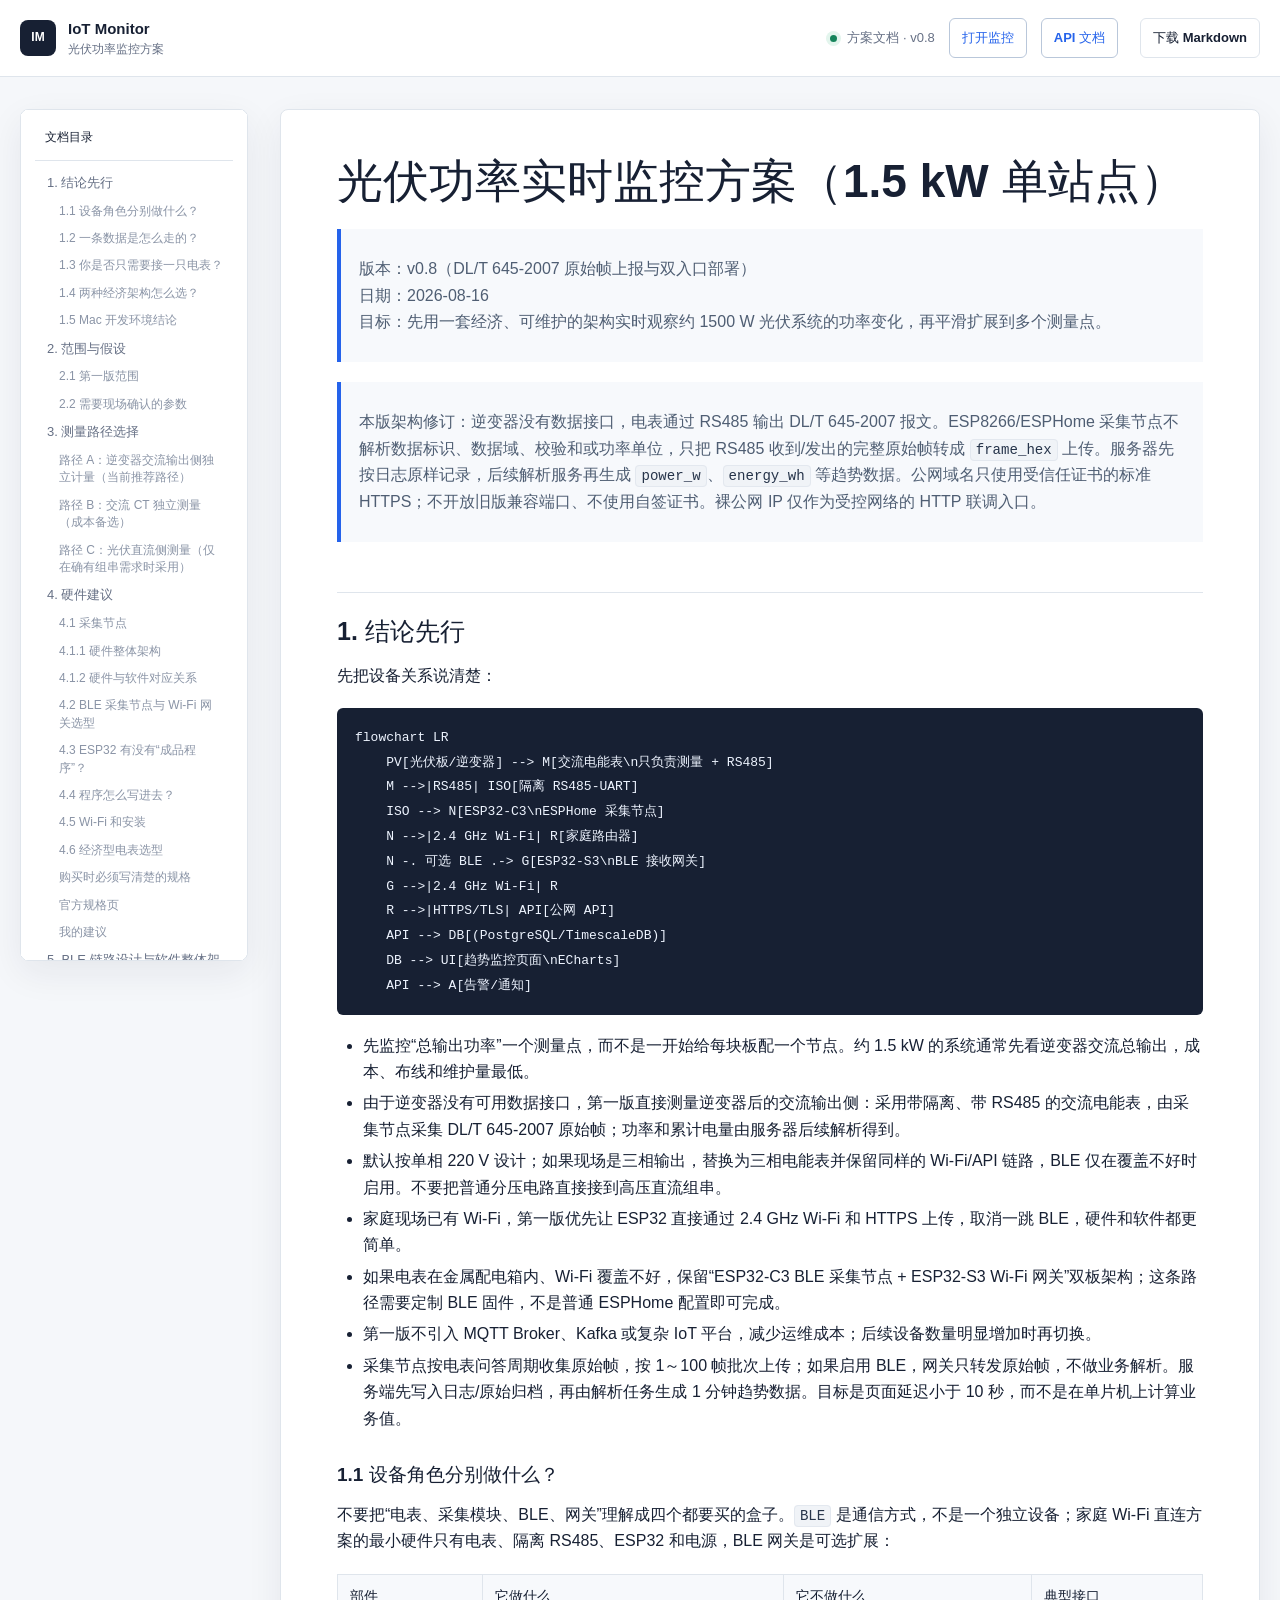
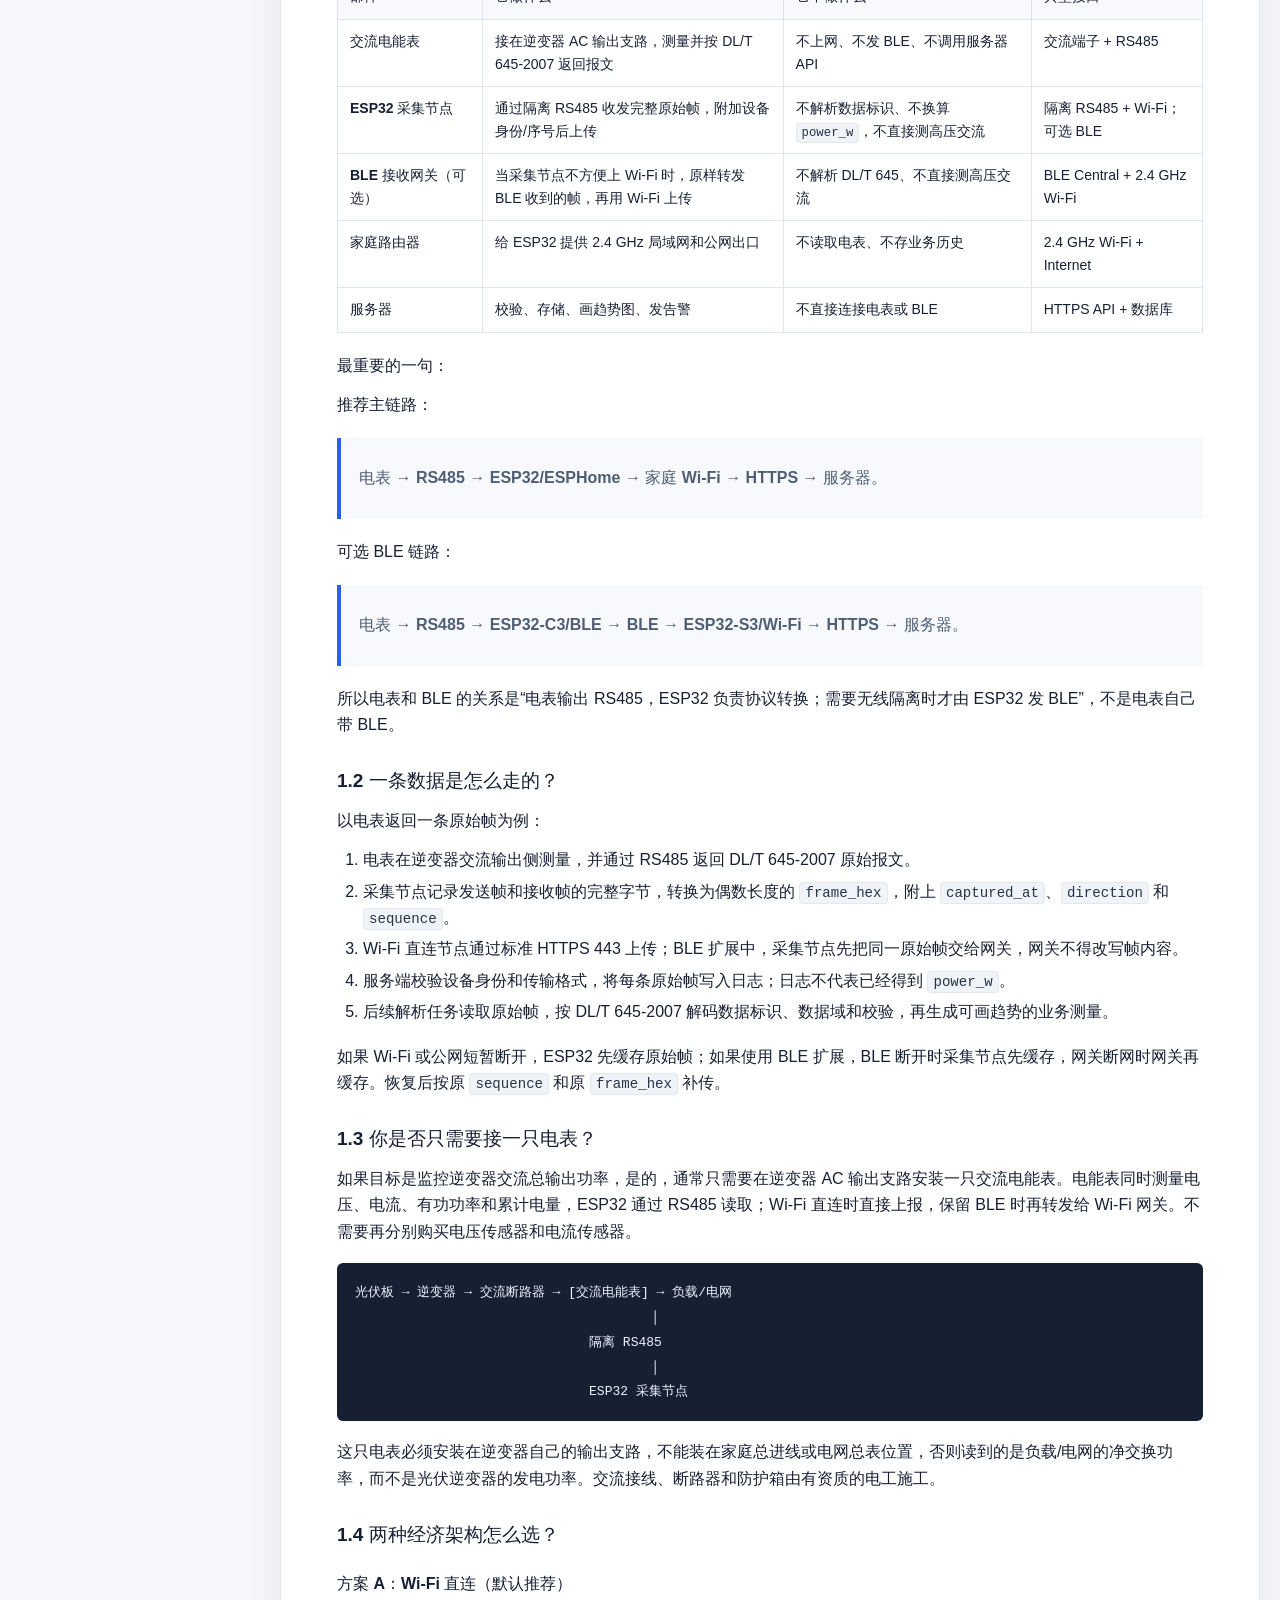
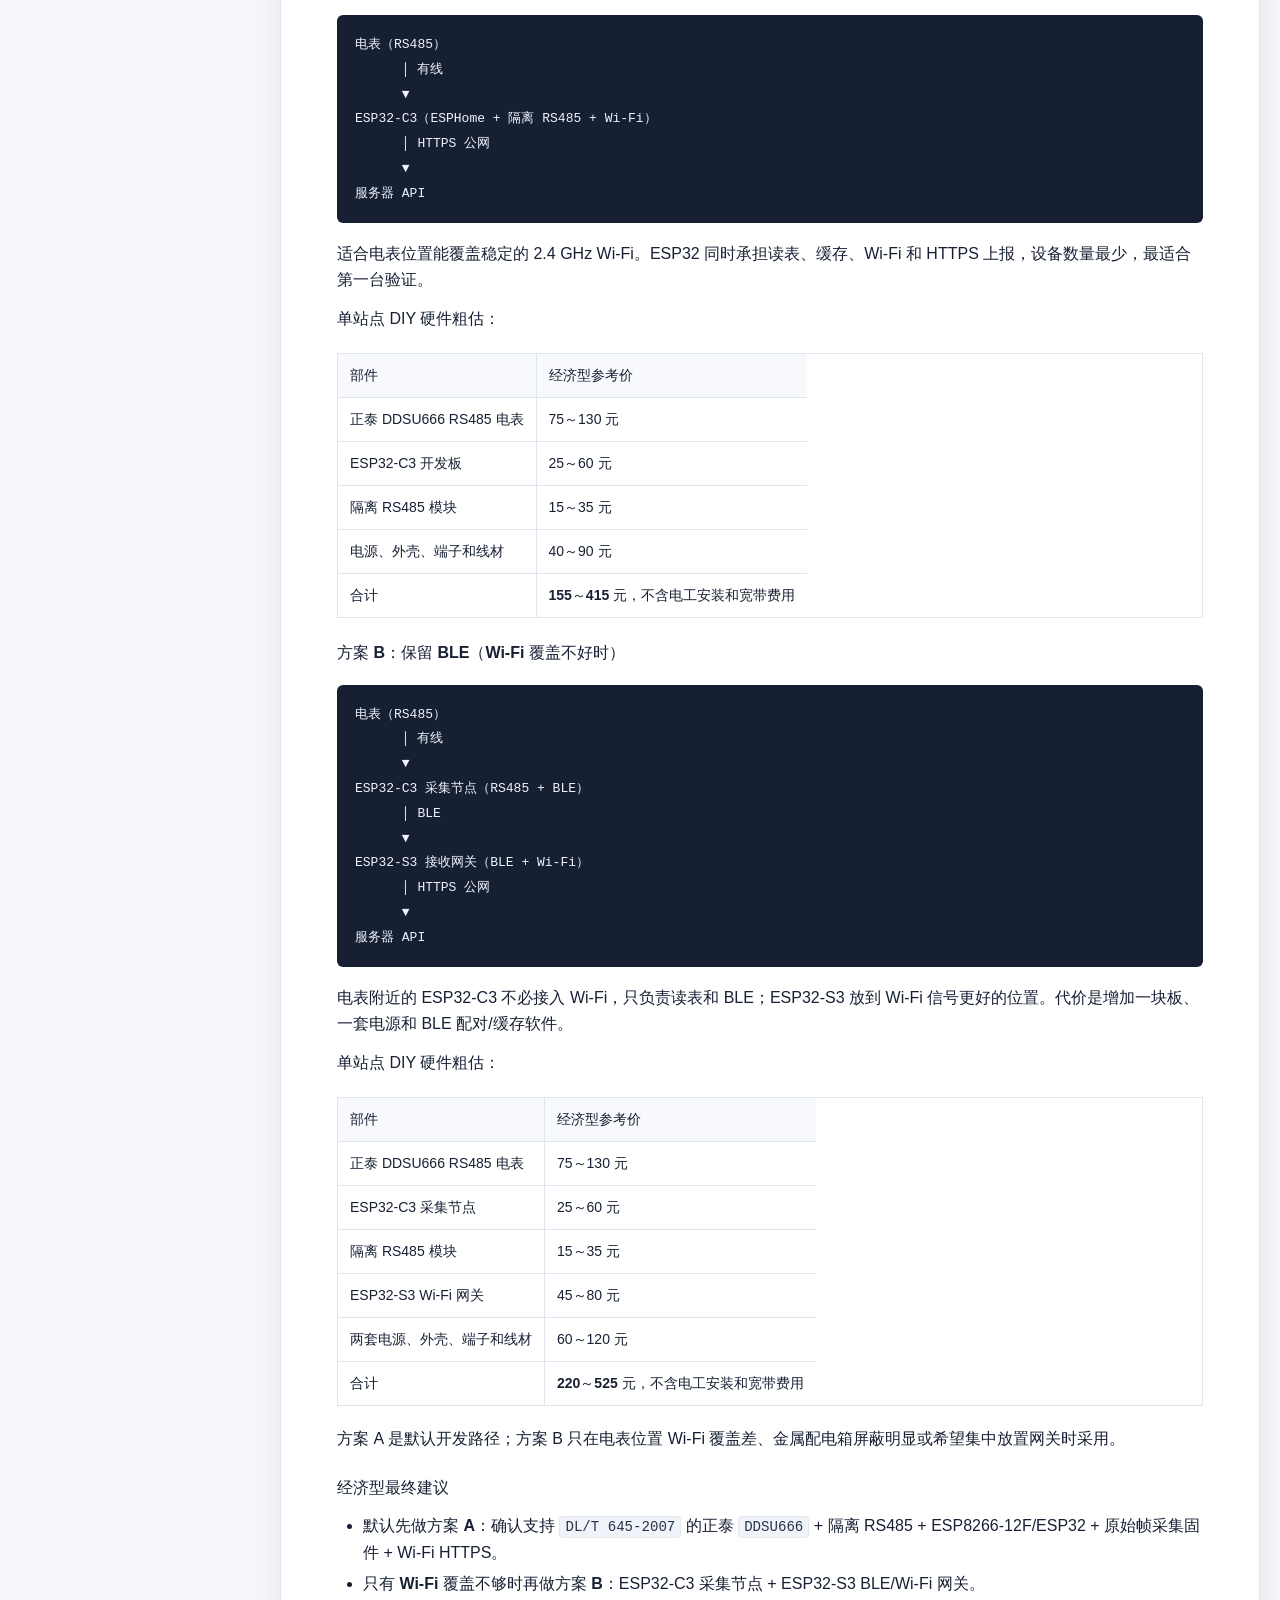
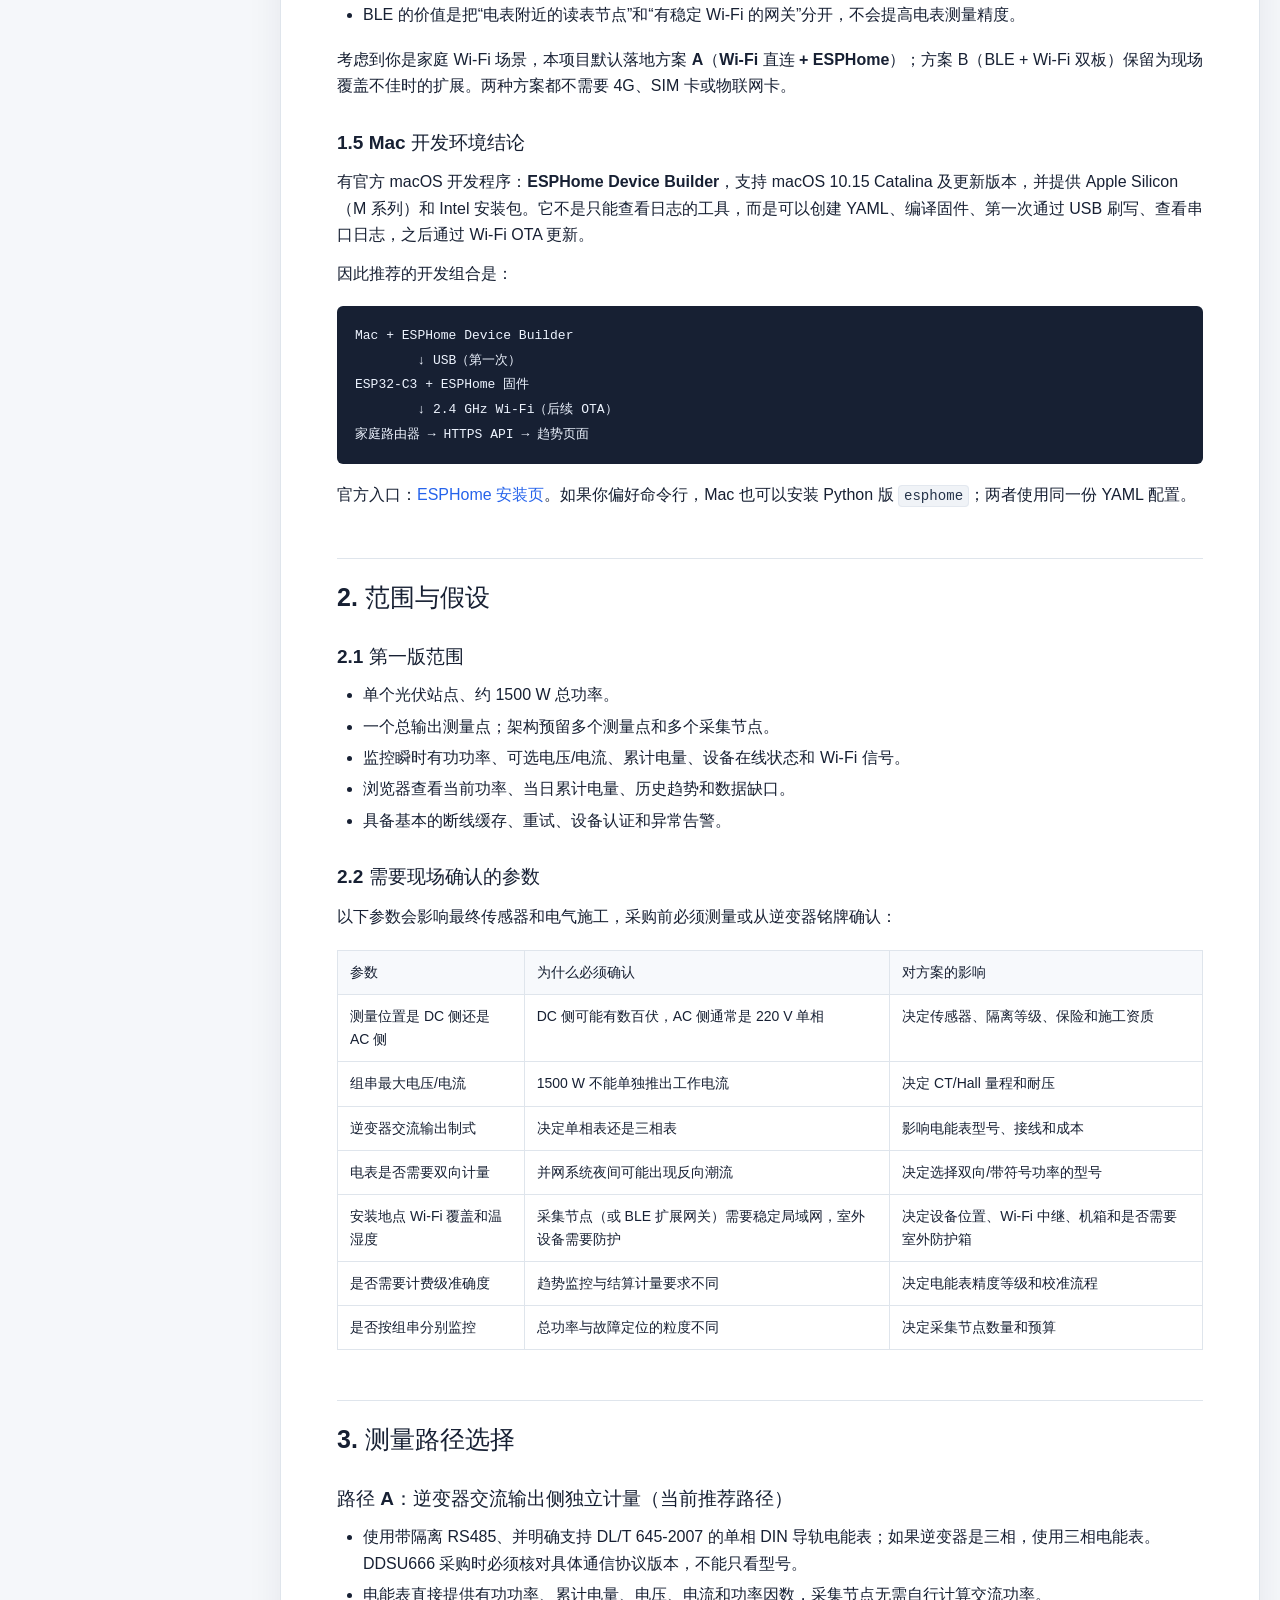
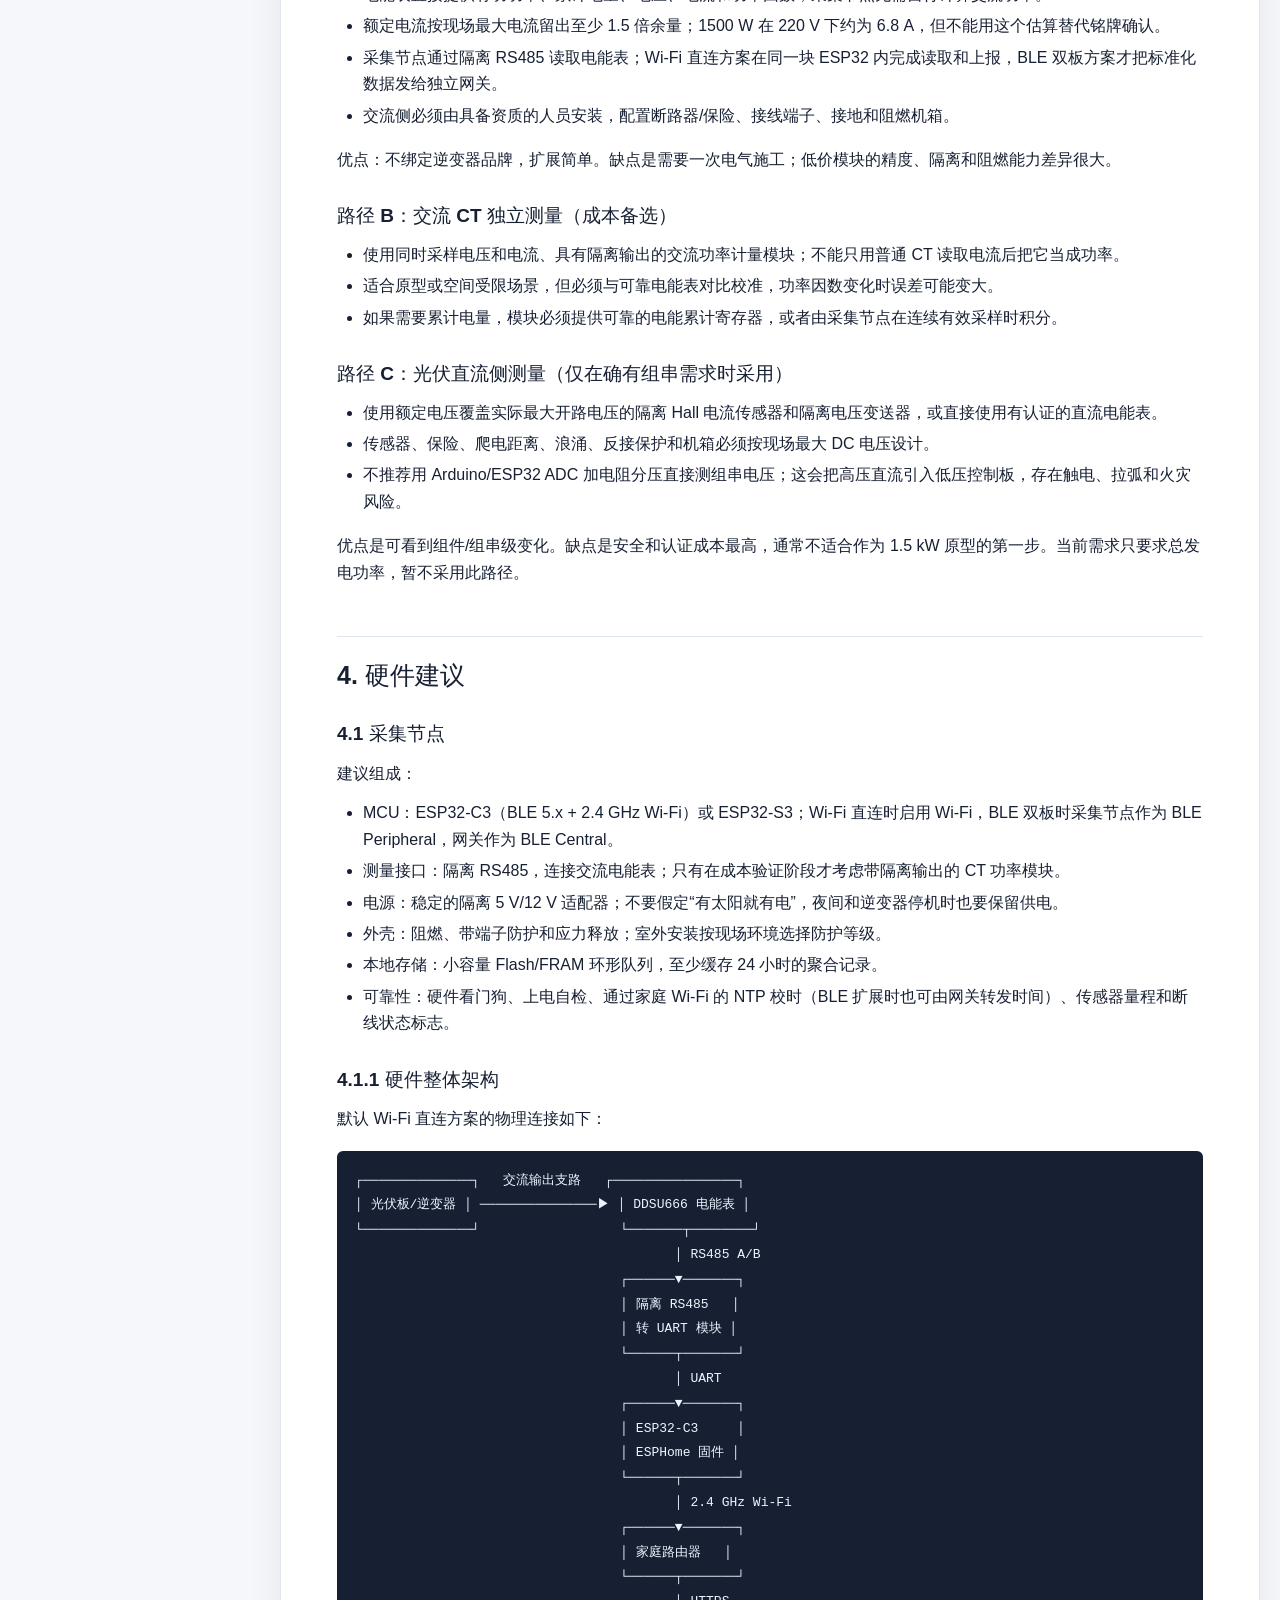
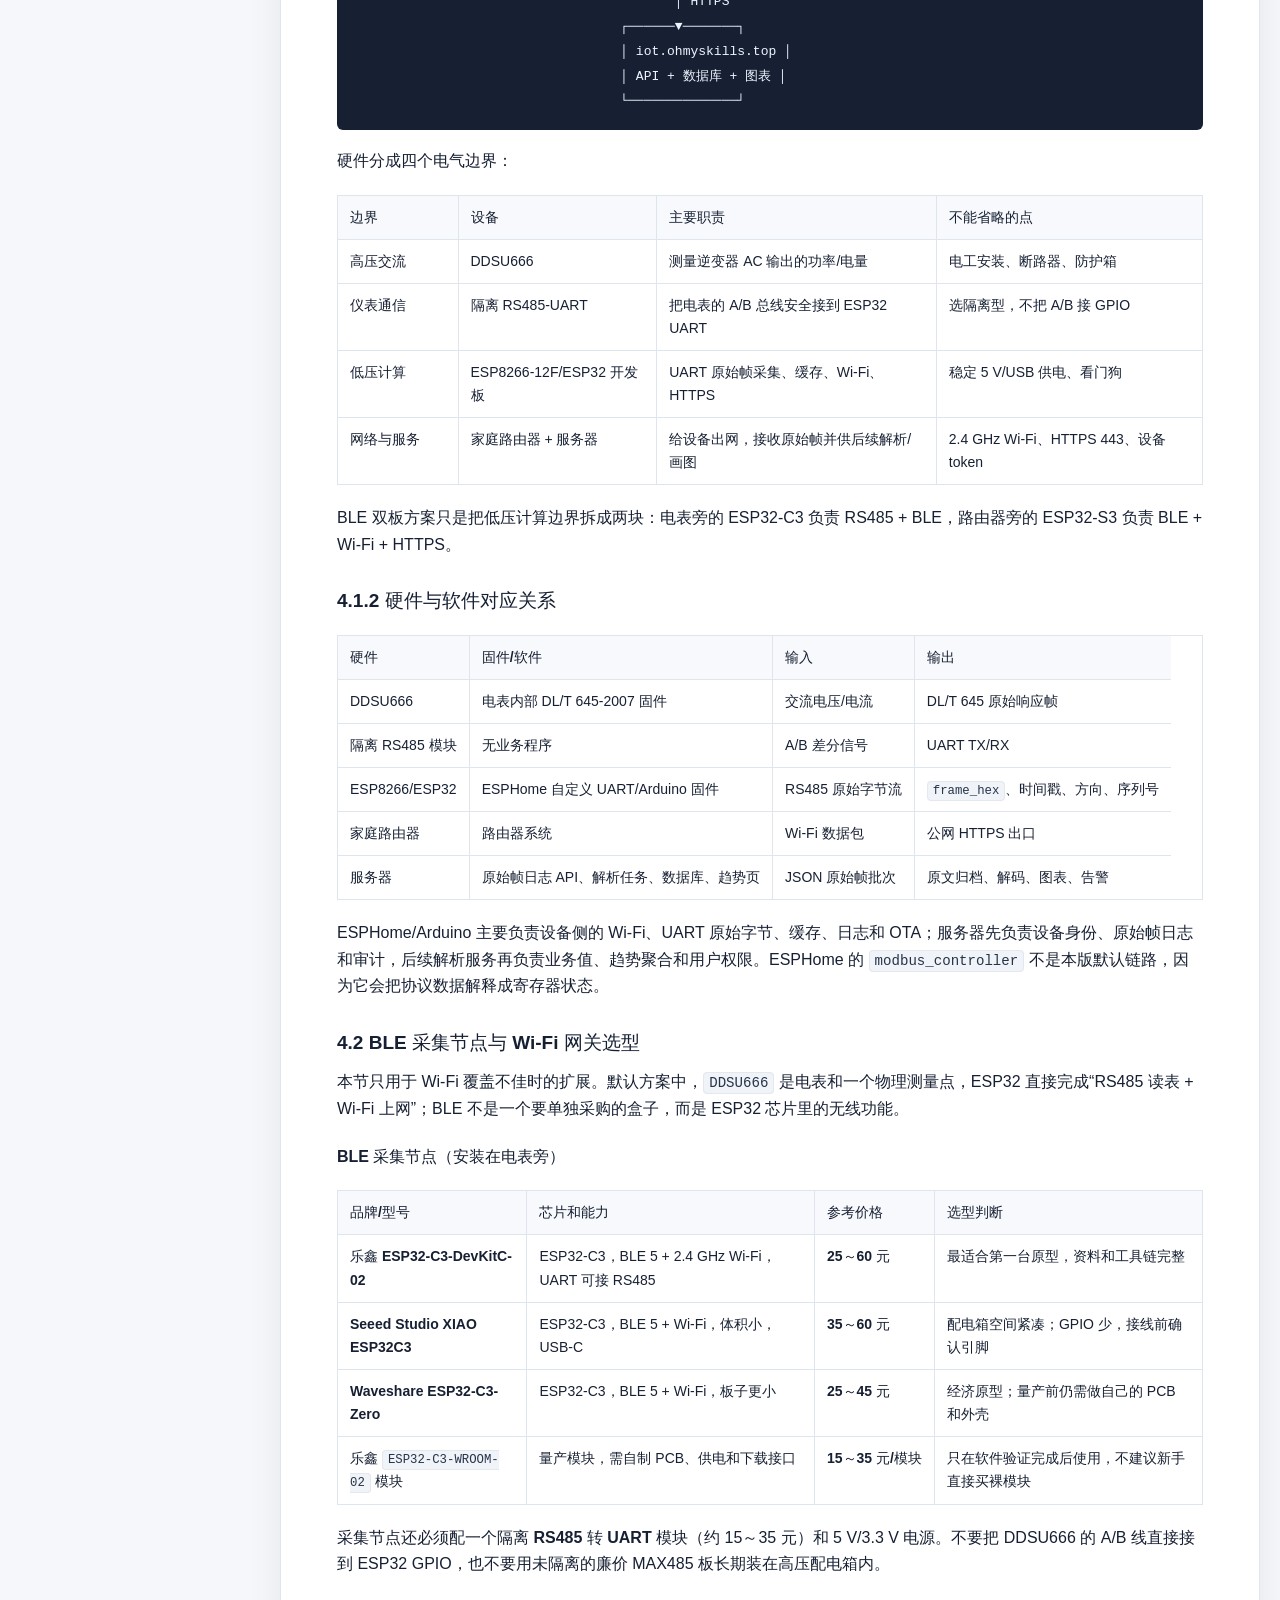
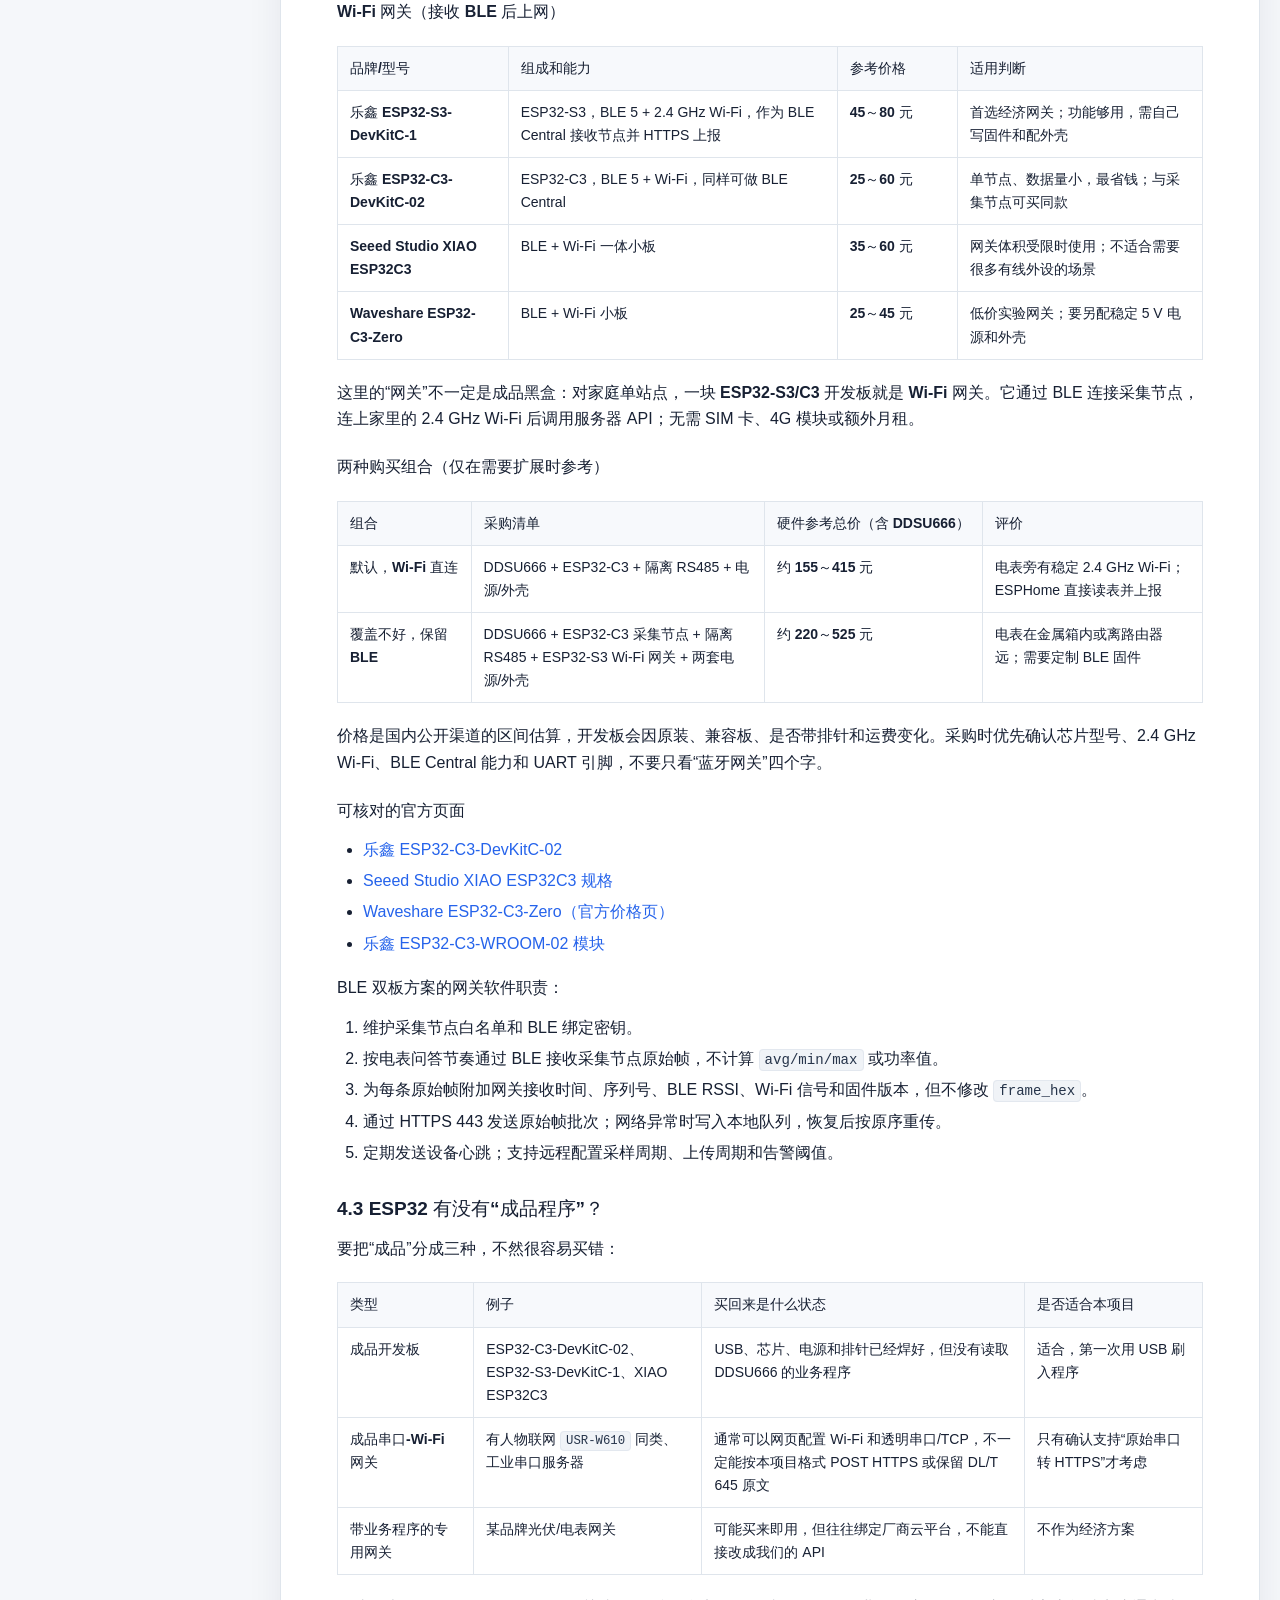
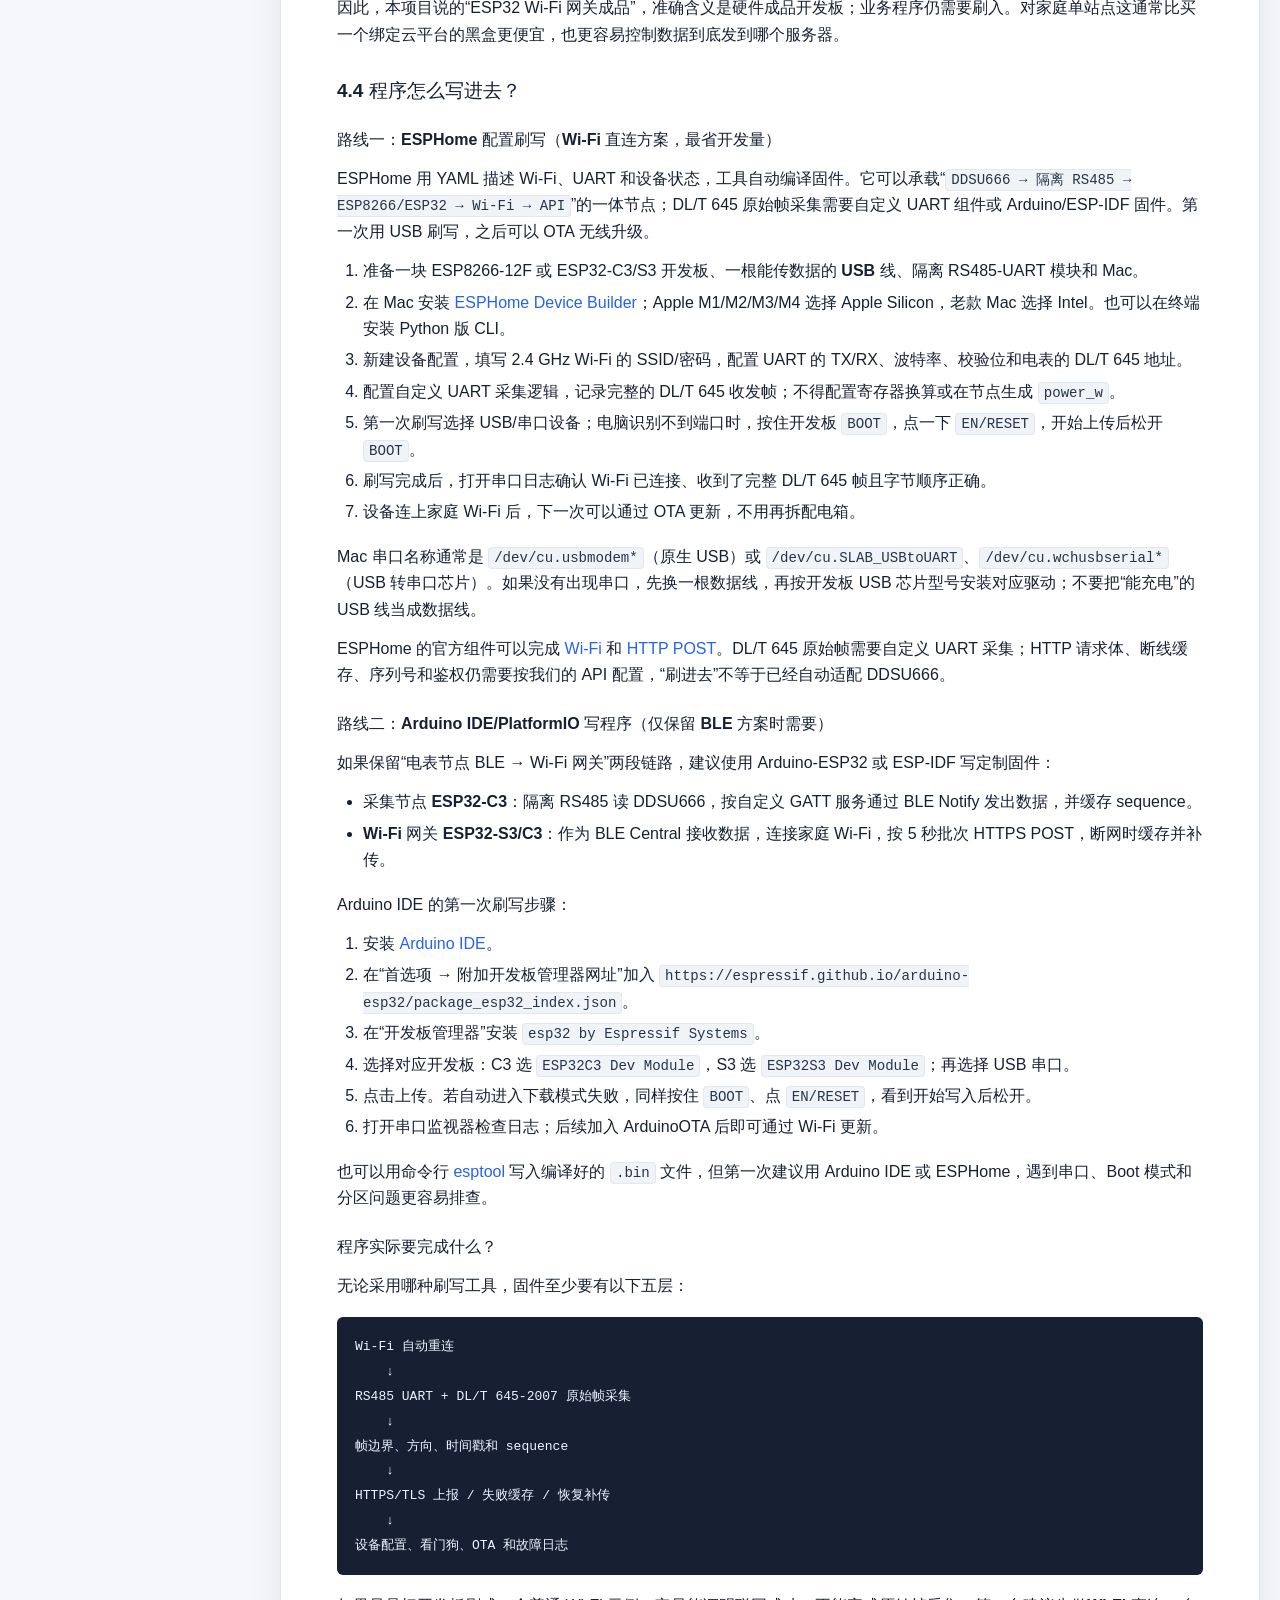
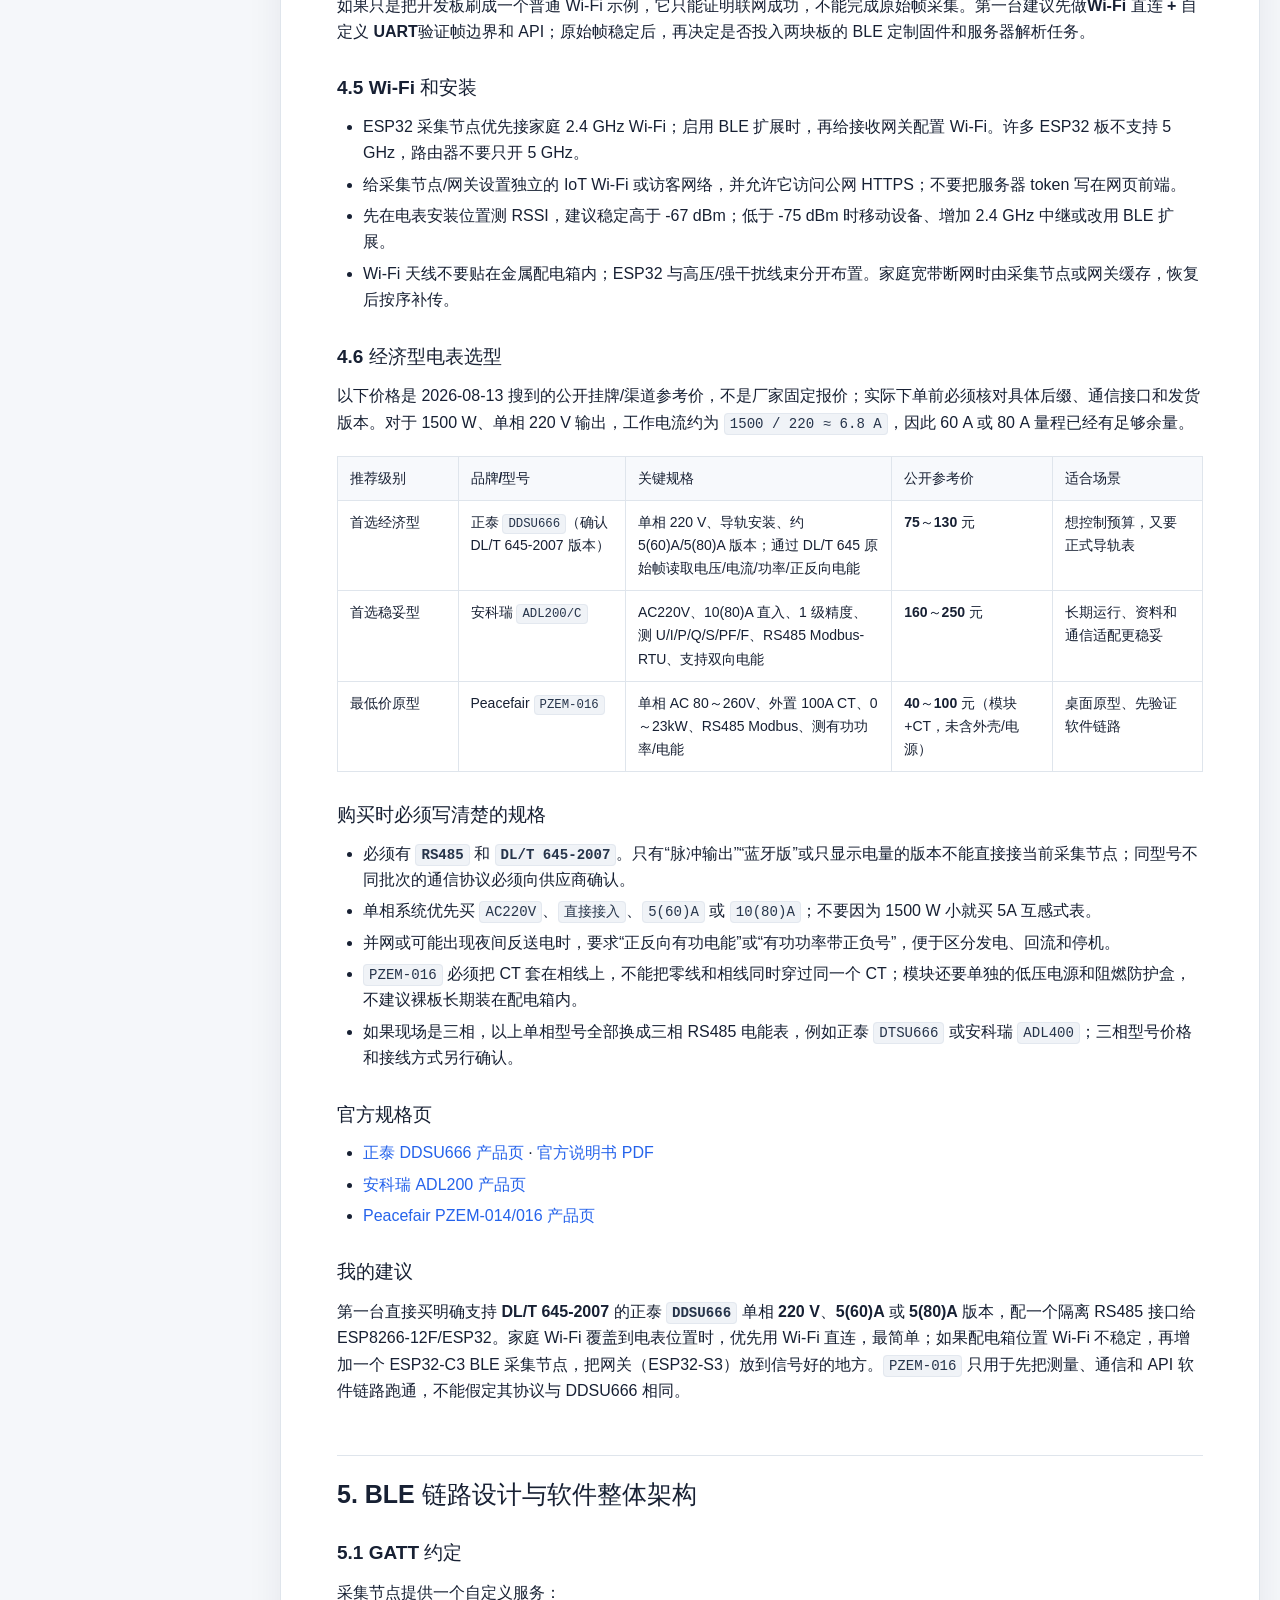
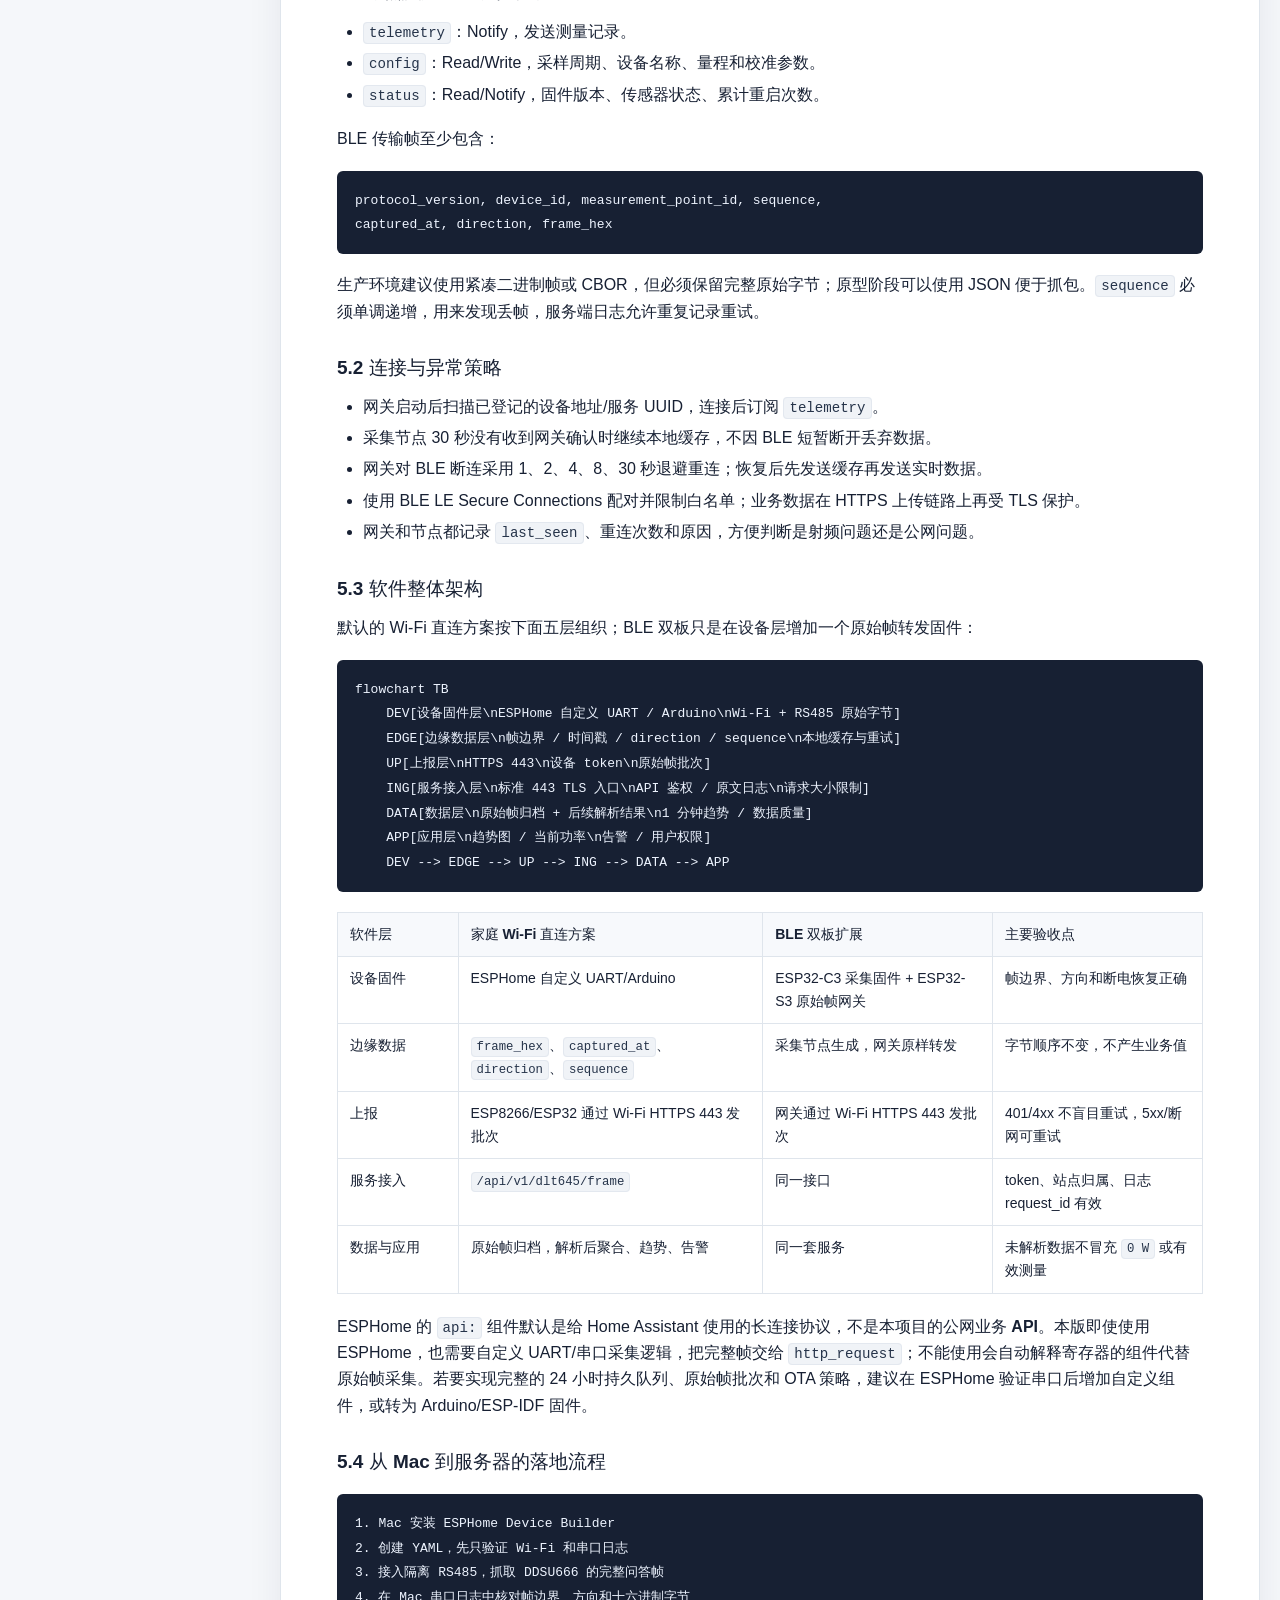
<file: site/index.html>
<!doctype html>
<html lang="zh-CN">
<head>
  <meta charset="utf-8">
  <meta name="viewport" content="width=device-width, initial-scale=1">
  <meta name="description" content="1.5 kW 光伏功率实时监控系统方案：交流电能表、ESP32/ESPHome Wi-Fi 采集节点、可选 BLE 网关和公网 API。">
  <title>光伏功率实时监控方案 | IoT Monitor</title>
  <link rel="icon" type="image/svg+xml" href="./favicon.svg">
  <link rel="stylesheet" href="./styles.css">
</head>
<body>
  <a class="skip-link" href="#main-content">跳到正文</a>
  <header class="site-header">
    <div class="header-inner">
      <a class="brand" href="./" aria-label="IoT Monitor 首页">
        <span class="brand-mark" aria-hidden="true">IM</span>
        <span>
          <strong>IoT Monitor</strong>
          <small>光伏功率监控方案</small>
        </span>
      </a>
      <div class="header-actions">
        <span class="status-dot" aria-hidden="true"></span>
        <span class="status-label">方案文档 · v0.8</span>
      <a class="dashboard-link" href="./dashboard/frames.html">打开监控</a>
        <a class="dashboard-link" href="./doc/">API 文档</a>
        <a class="download-link" href="./方案.md" download>下载 Markdown</a>
      </div>
    </div>
  </header>

  <div class="page-shell">
    <aside class="toc-panel" aria-label="文档目录">
      <div class="toc-heading">文档目录</div>
      <nav id="toc"></nav>
    </aside>

    <main id="main-content" class="document" tabindex="-1">
      <div class="mobile-toolbar">
        <button id="toc-toggle" type="button" aria-expanded="false" aria-controls="toc-panel-mobile">显示目录</button>
        <a href="./方案.md" download>下载 Markdown</a>
      </div>
      <div id="toc-panel-mobile" class="mobile-toc" hidden>
        <nav id="toc-mobile" aria-label="移动端文档目录"></nav>
      </div>
      <article id="content" class="prose" aria-live="polite">
        <p class="loading">正在加载方案文档…</p>
      </article>
      <footer class="document-footer">
        <span>IoT Monitor · 方案阶段</span>
        <a href="./方案.md">查看原始 Markdown</a>
      </footer>
    </main>
  </div>

  <script>
    (() => {
      const content = document.querySelector('#content');
      const toc = document.querySelector('#toc');
      const tocMobile = document.querySelector('#toc-mobile');
      const toggle = document.querySelector('#toc-toggle');
      const mobilePanel = document.querySelector('#toc-panel-mobile');

      const escapeHtml = (value) => value.replace(/[&<>'"]/g, (char) => ({
        '&': '&amp;', '<': '&lt;', '>': '&gt;', "'": '&#39;', '"': '&quot;'
      }[char]));

      const inlineMarkdown = (value) => escapeHtml(value)
        .replace(/`([^`]+)`/g, '<code>$1</code>')
        .replace(/\*\*([^*]+)\*\*/g, '<strong>$1</strong>')
        .replace(/\[([^\]]+)\]\(([^)]+)\)/g, '<a href="$2">$1</a>');

      const renderFallback = (markdown) => {
        const lines = markdown.split(/\r?\n/);
        const html = [];
        let inCode = false;
        let code = [];
        let list = false;
        lines.forEach((line) => {
          if (line.startsWith('```')) {
            if (inCode) {
              html.push('<pre><code>' + escapeHtml(code.join('\n')) + '</code></pre>');
              code = [];
            }
            inCode = !inCode;
            return;
          }
          if (inCode) { code.push(line); return; }
          const heading = line.match(/^(#{1,6})\s+(.+)$/);
          if (heading) {
            const level = heading[1].length;
            const text = heading[2].replace(/\s+$/, '');
            const id = text.toLowerCase().replace(/[^\u4e00-\u9fff\w]+/g, '-').replace(/^-|-$/g, '') || ('section-' + html.length);
            html.push(`<h${level} id="${id}">${inlineMarkdown(text)}</h${level}>`);
            return;
          }
          const item = line.match(/^[-*]\s+(.+)$/);
          if (item) {
            if (!list) { html.push('<ul>'); list = true; }
            html.push('<li>' + inlineMarkdown(item[1]) + '</li>');
            return;
          }
          if (list) { html.push('</ul>'); list = false; }
          if (line.trim()) html.push('<p>' + inlineMarkdown(line) + '</p>');
        });
        if (list) html.push('</ul>');
        if (inCode) html.push('<pre><code>' + escapeHtml(code.join('\n')) + '</code></pre>');
        return html.join('\n');
      };

      const buildToc = () => {
        const headings = [...content.querySelectorAll('h2, h3')];
        const items = headings.map((heading) => {
          const level = heading.tagName === 'H2' ? 2 : 3;
          return `<a class="toc-level-${level}" href="#${heading.id}">${heading.textContent}</a>`;
        }).join('');
        toc.innerHTML = items;
        tocMobile.innerHTML = items;
      };

      const closeMobileToc = () => {
        mobilePanel.hidden = true;
        toggle.setAttribute('aria-expanded', 'false');
        toggle.textContent = '显示目录';
      };

      toggle.addEventListener('click', () => {
        const open = mobilePanel.hidden;
        mobilePanel.hidden = !open;
        toggle.setAttribute('aria-expanded', String(open));
        toggle.textContent = open ? '隐藏目录' : '显示目录';
      });

      fetch('./content.html', { headers: { 'Accept': 'text/html' } })
        .then((response) => {
          if (!response.ok) throw new Error('content request failed');
          return response.text();
        })
        .then((html) => {
          content.innerHTML = html;
          buildToc();
          tocMobile.querySelectorAll('a').forEach((link) => link.addEventListener('click', closeMobileToc));
        })
        .catch(() => fetch('./方案.md'))
        .then((response) => response && response.text ? response.text() : '')
        .then((markdown) => {
          if (markdown && content.querySelector('.loading')) {
            content.innerHTML = renderFallback(markdown);
            buildToc();
          }
        })
        .catch(() => {
          content.innerHTML = '<p class="error">文档暂时无法加载，请稍后刷新，或直接下载 Markdown 文件。</p>';
        });
    })();
  </script>
</body>
</html>
</file>
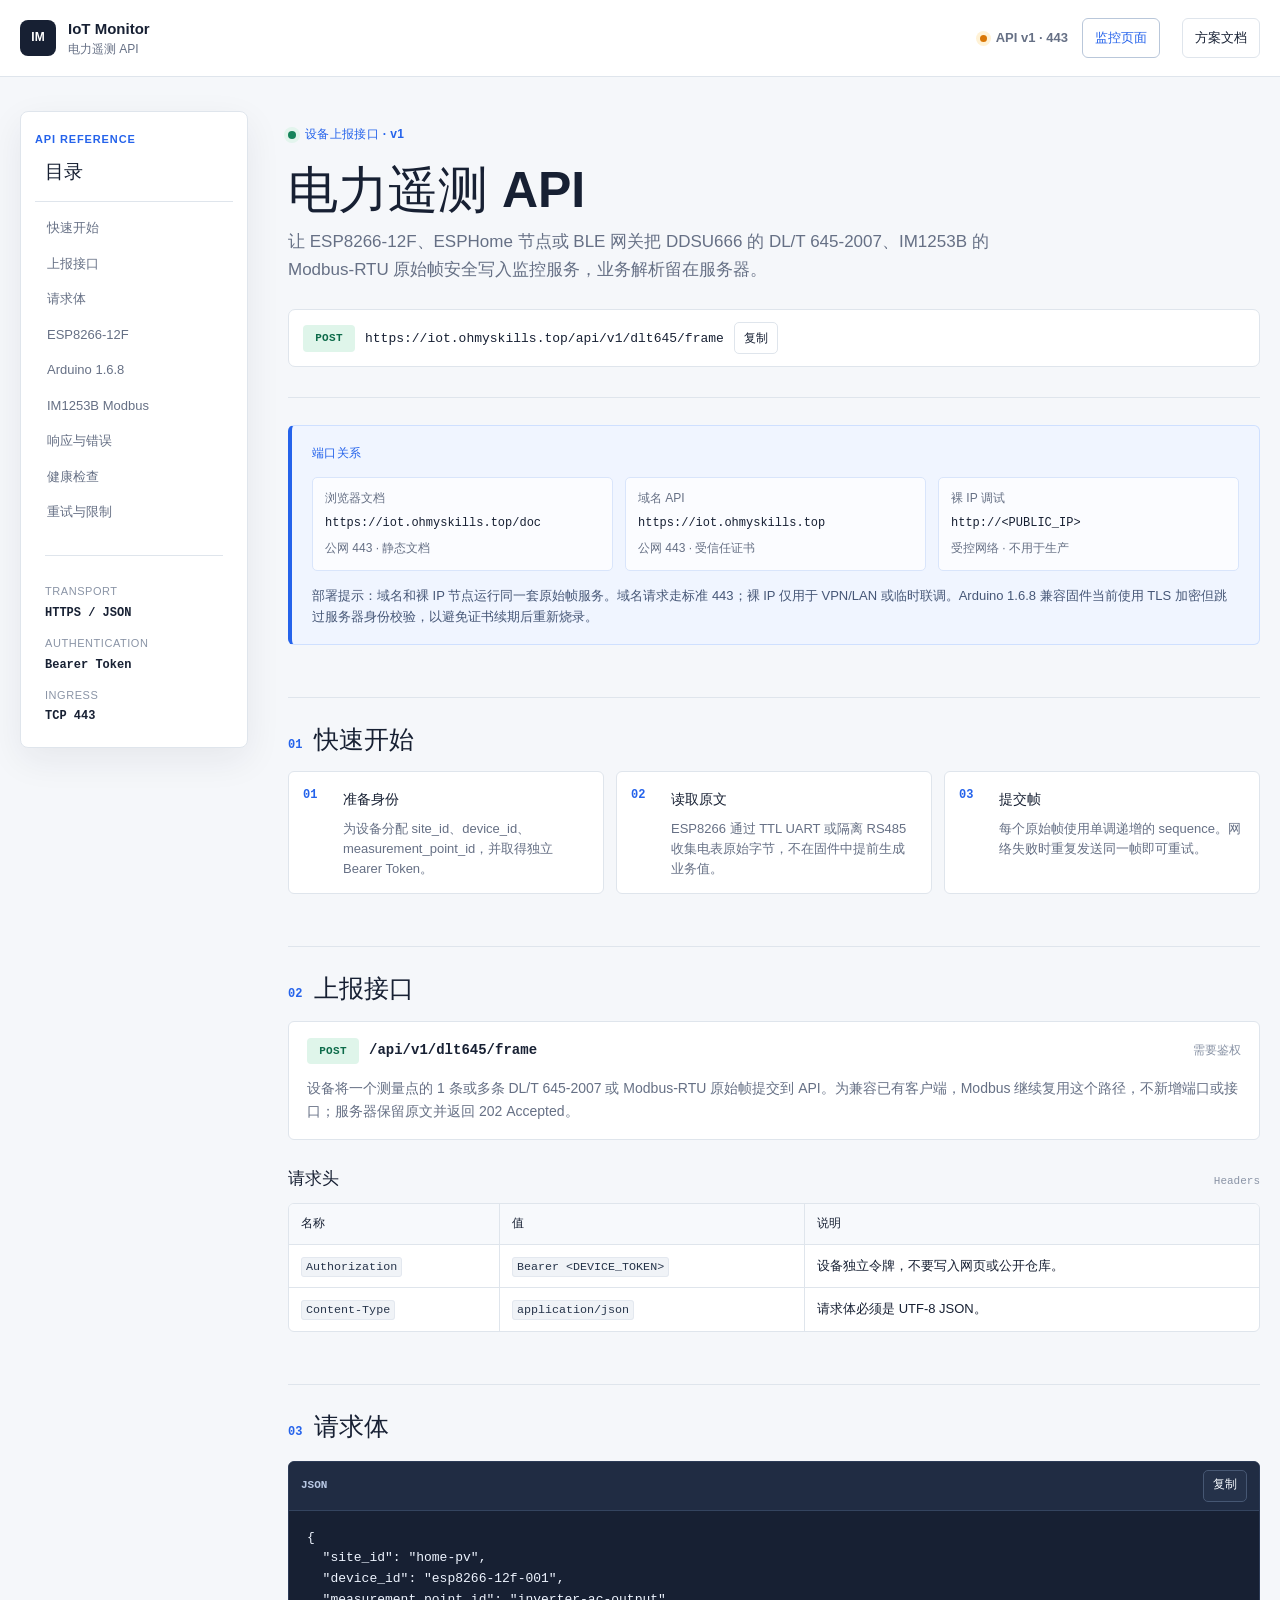
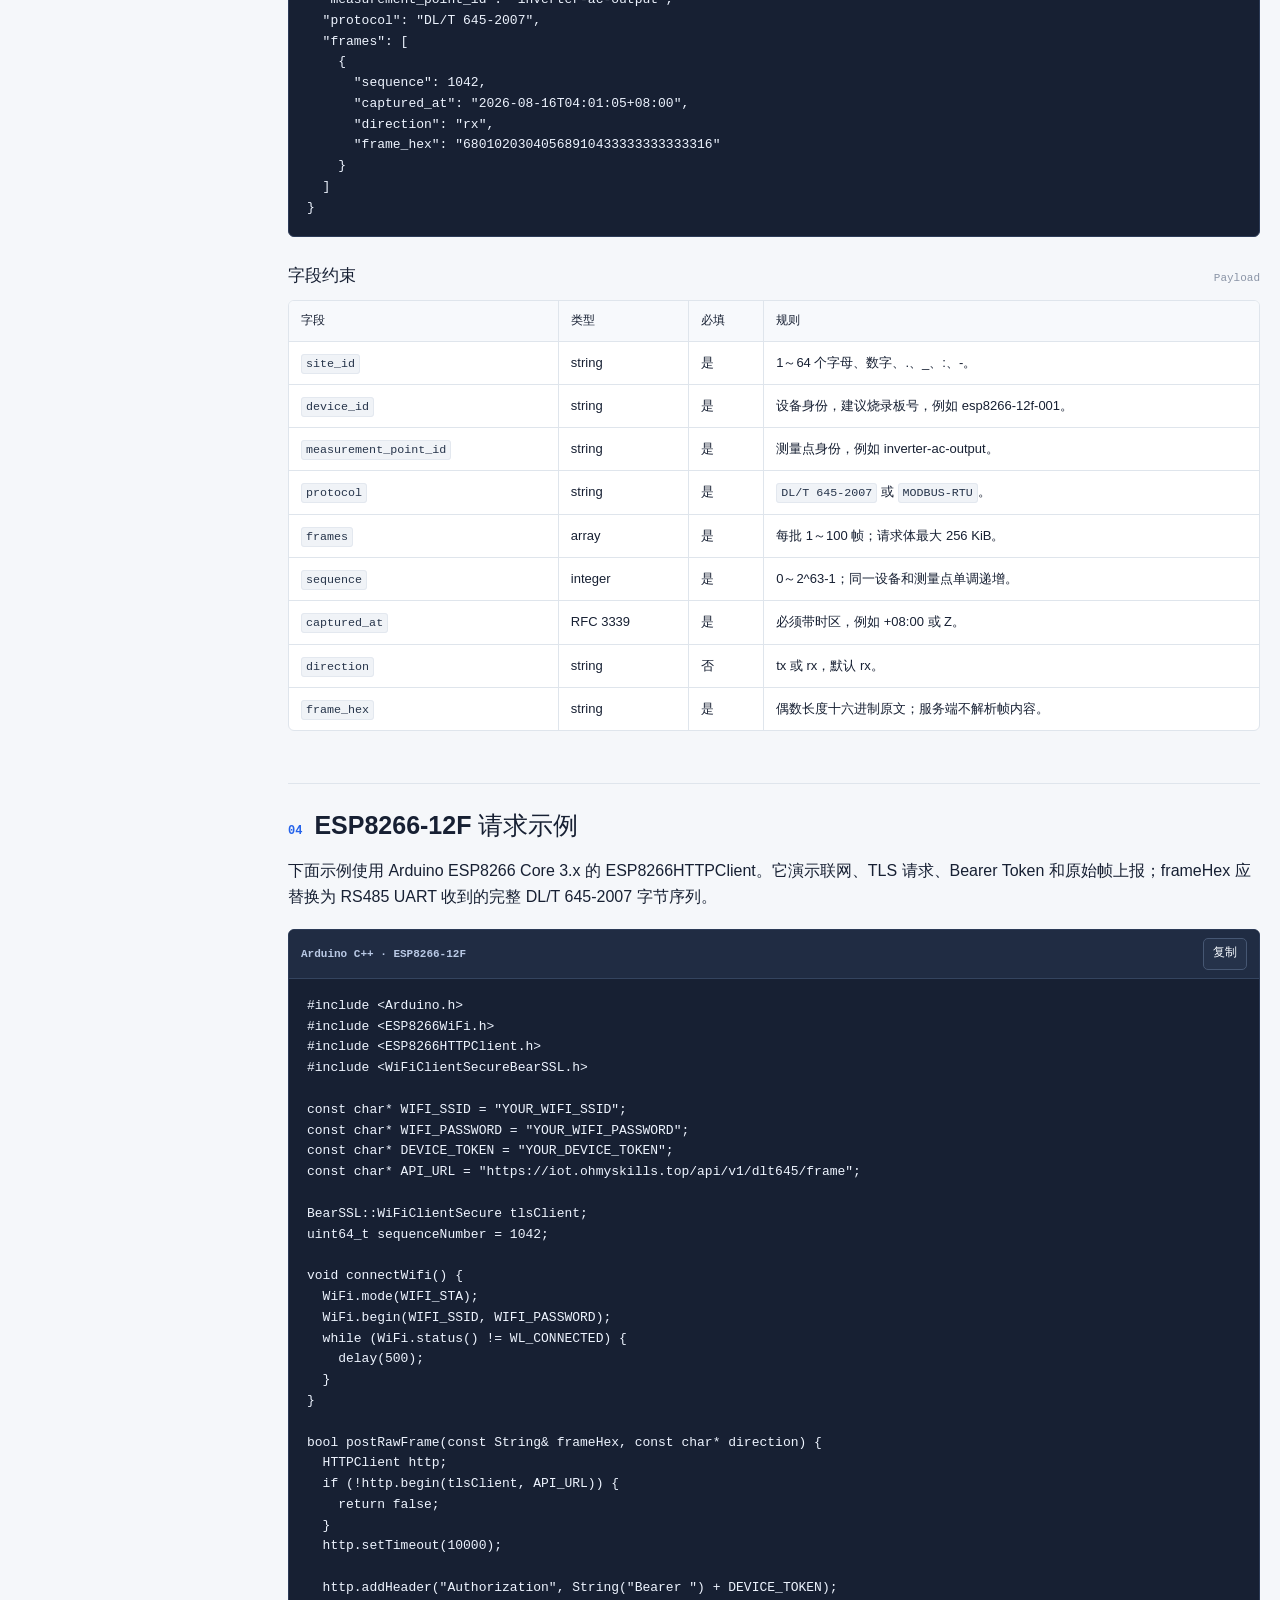
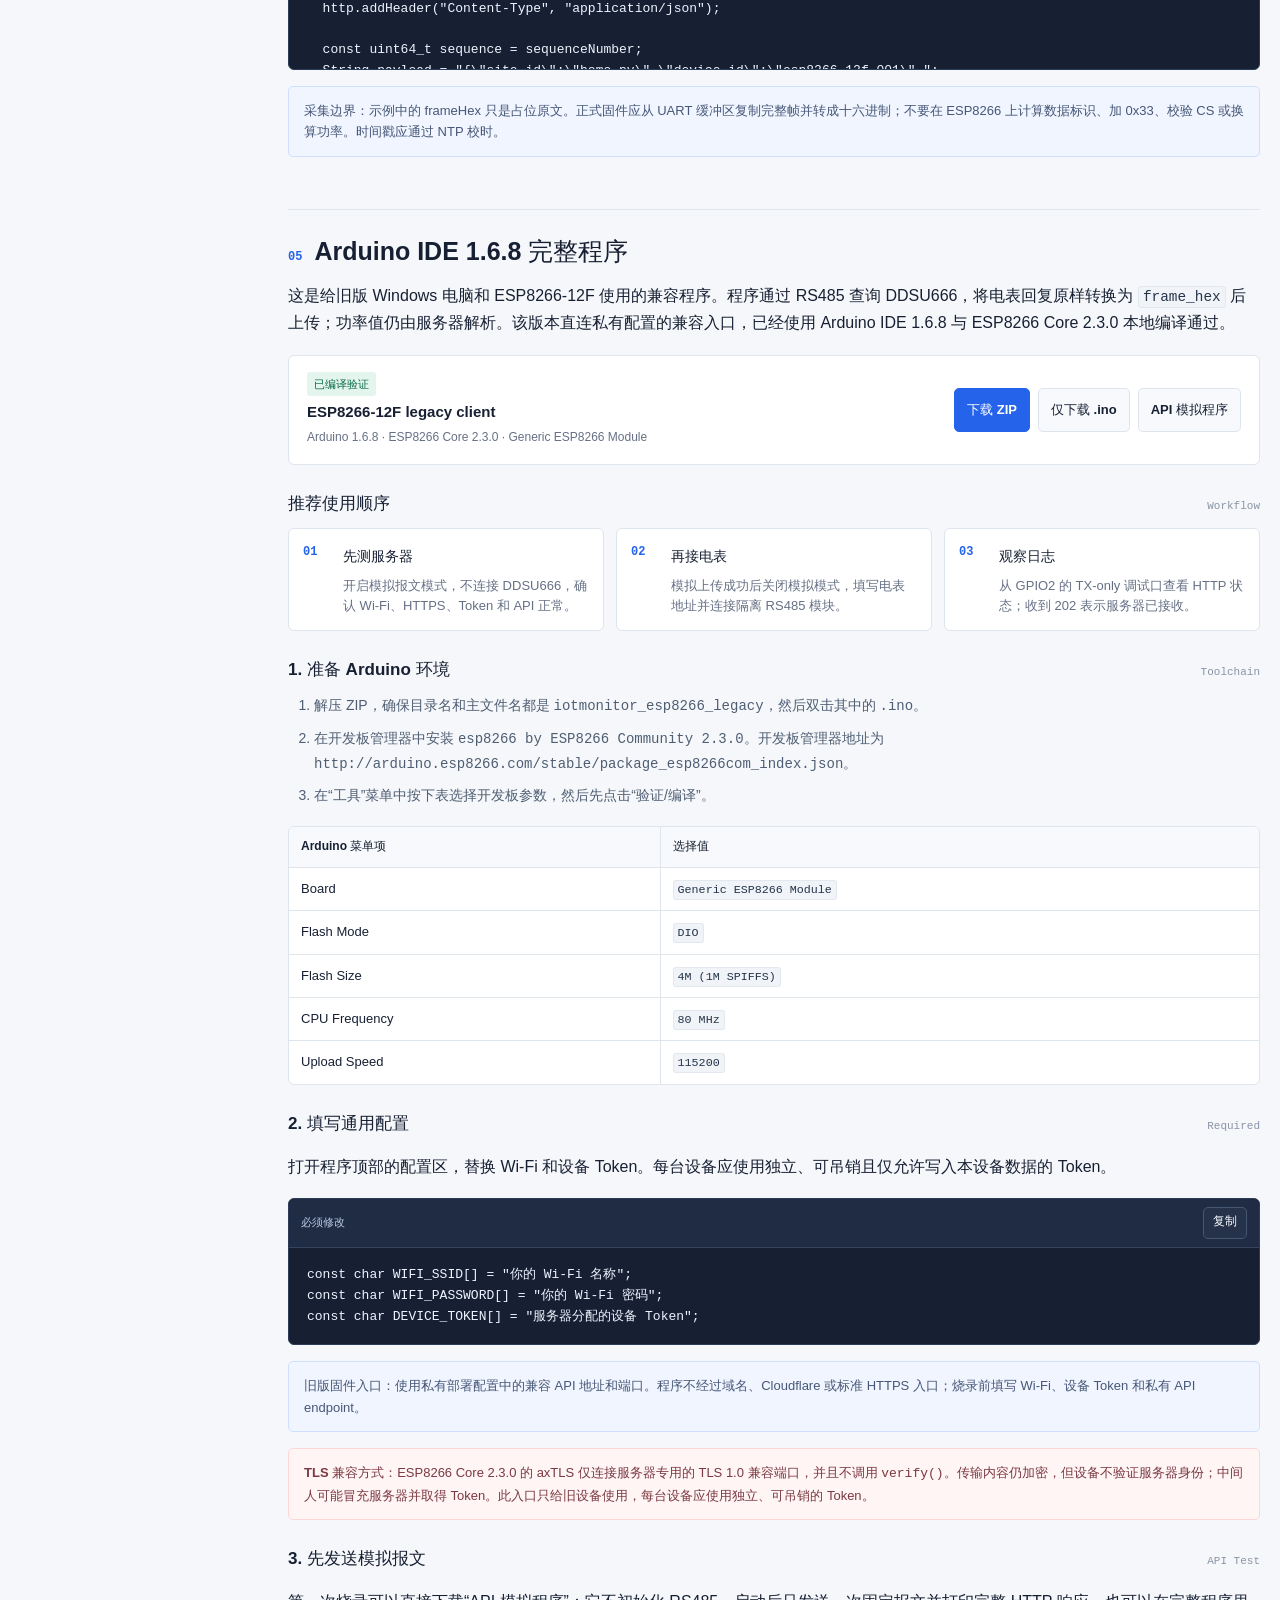
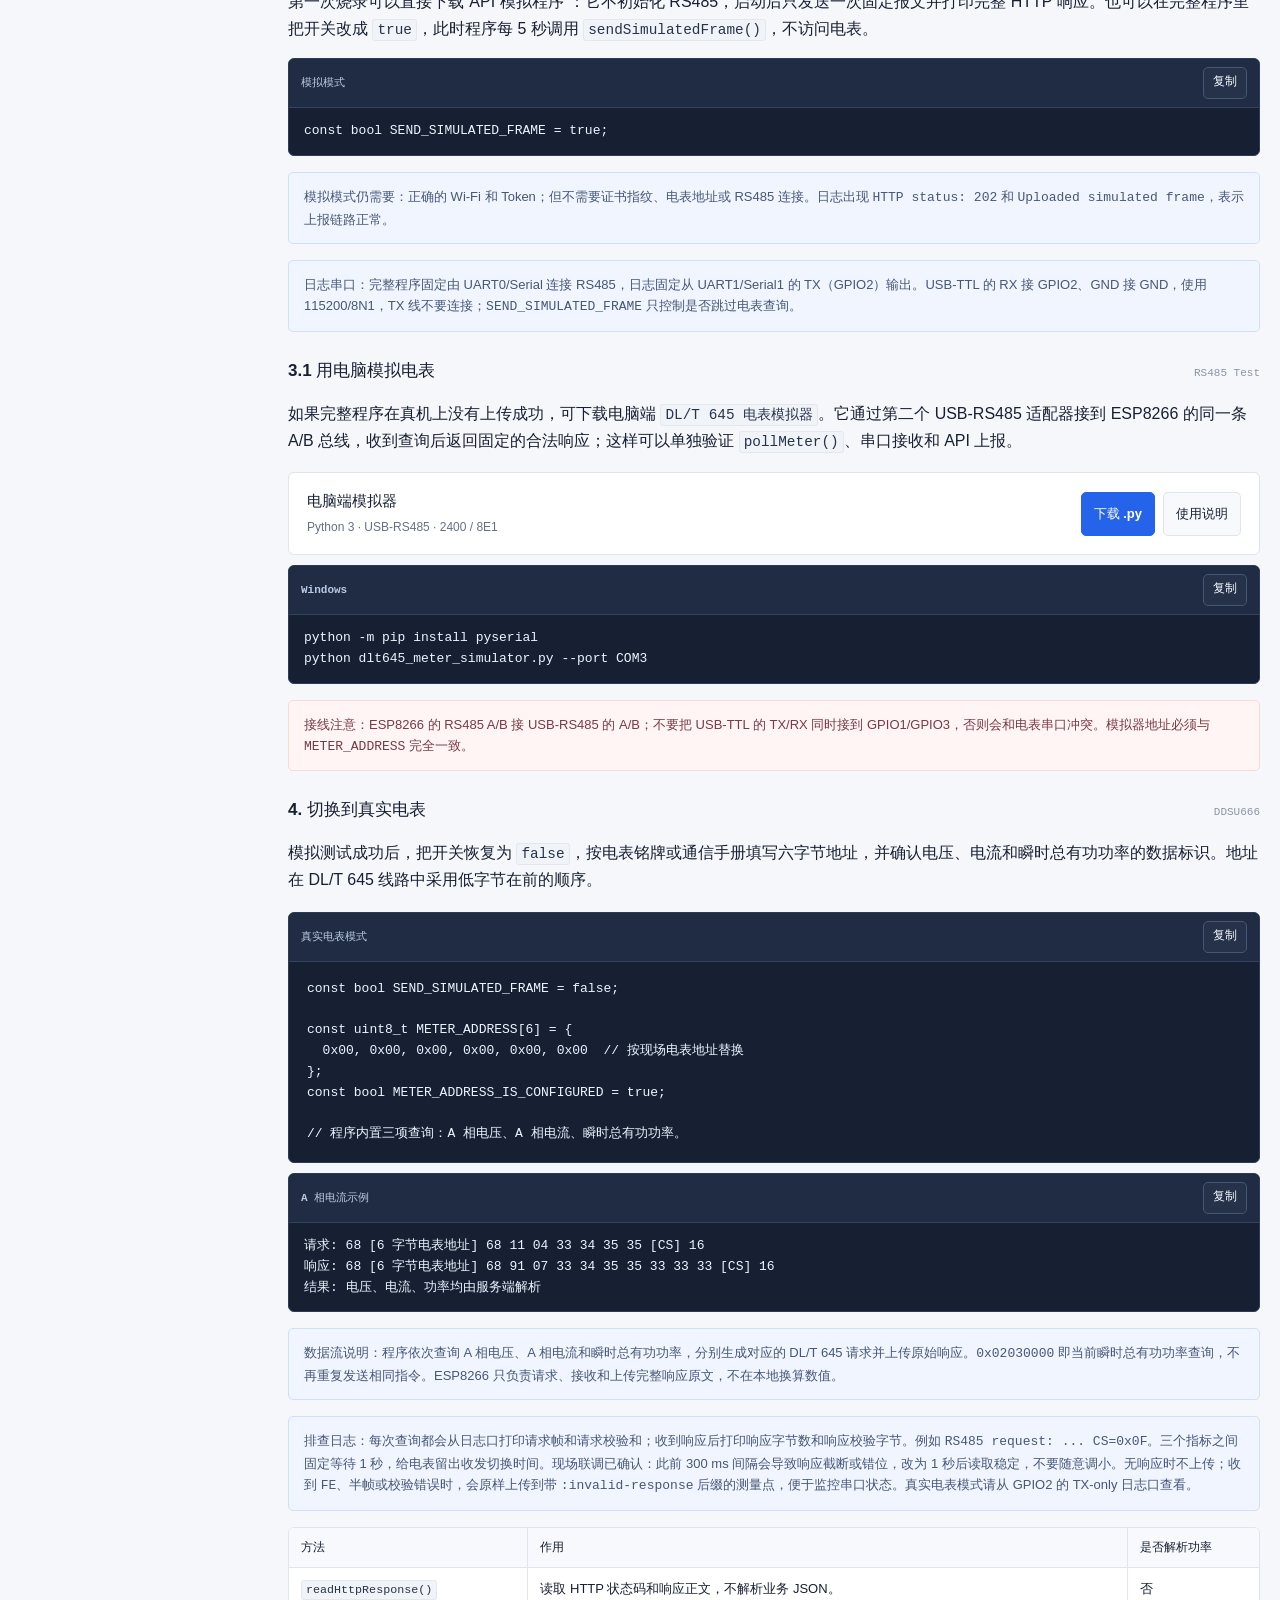
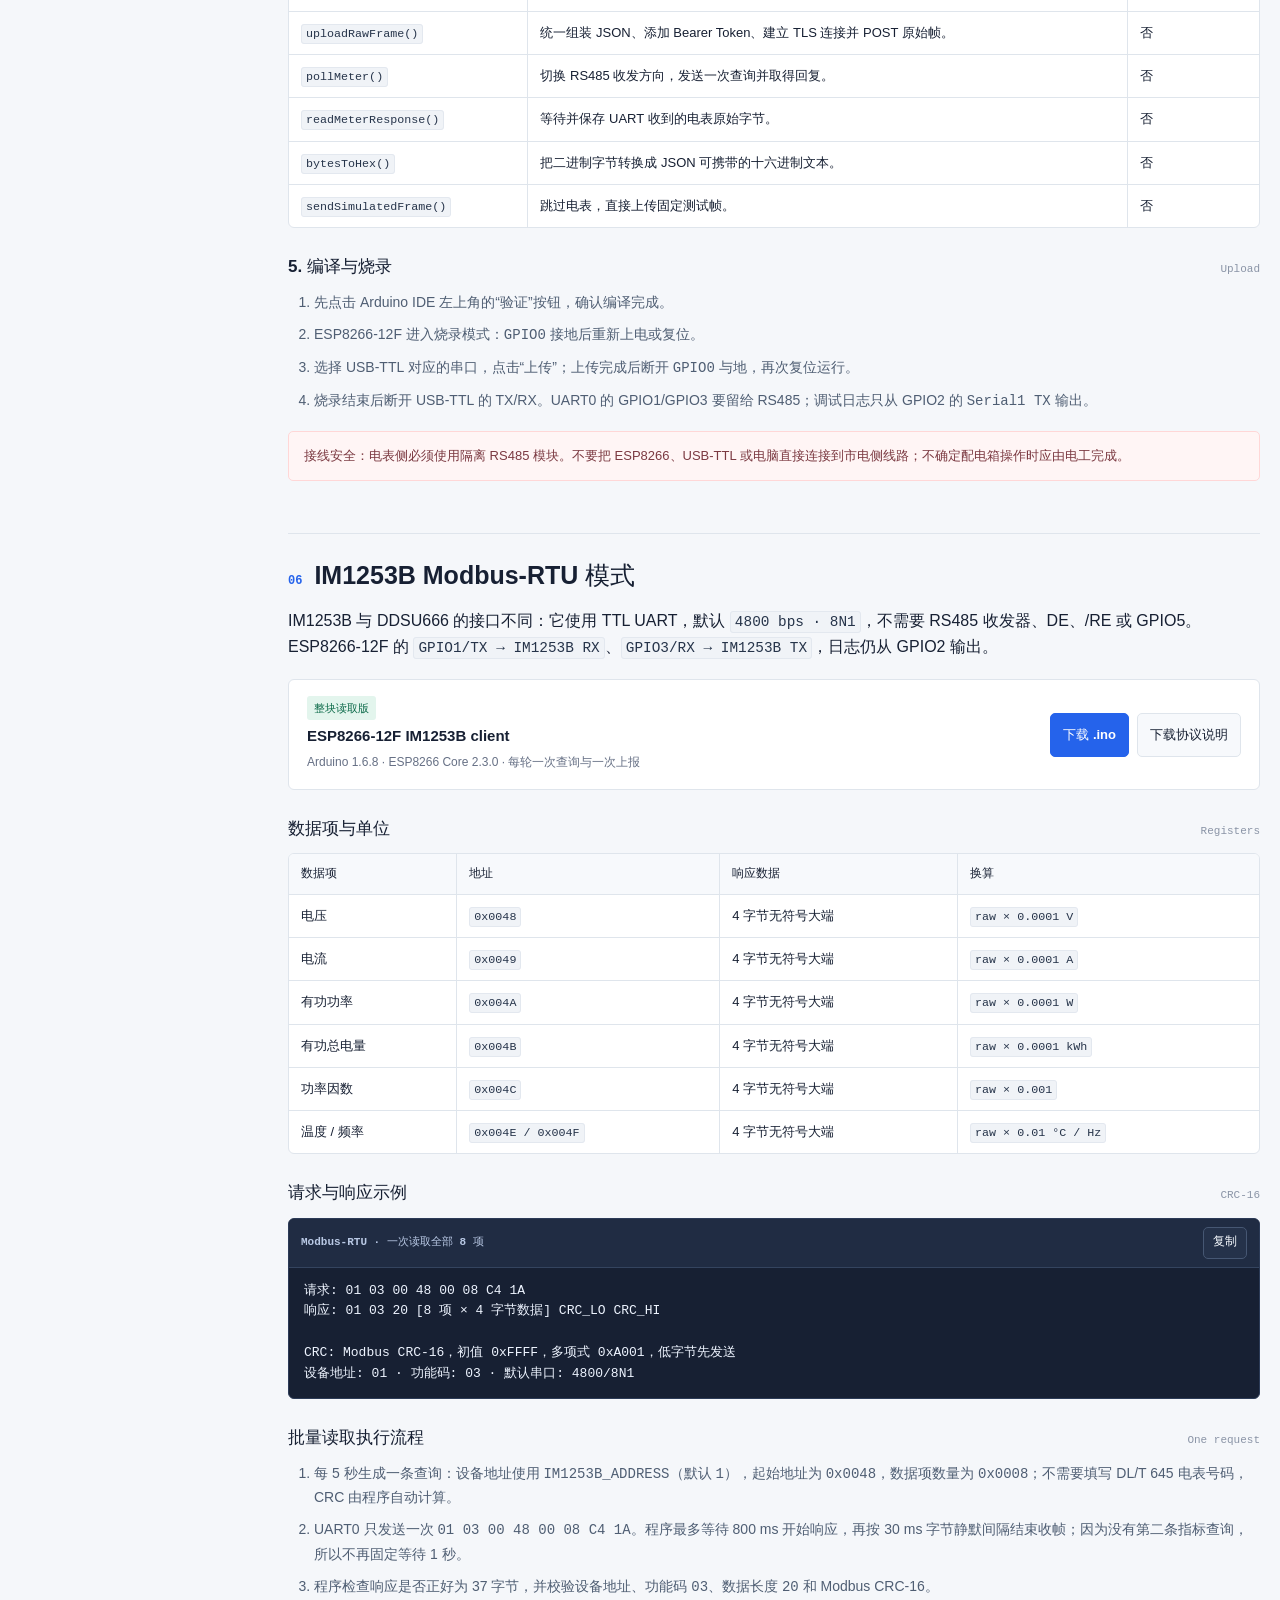
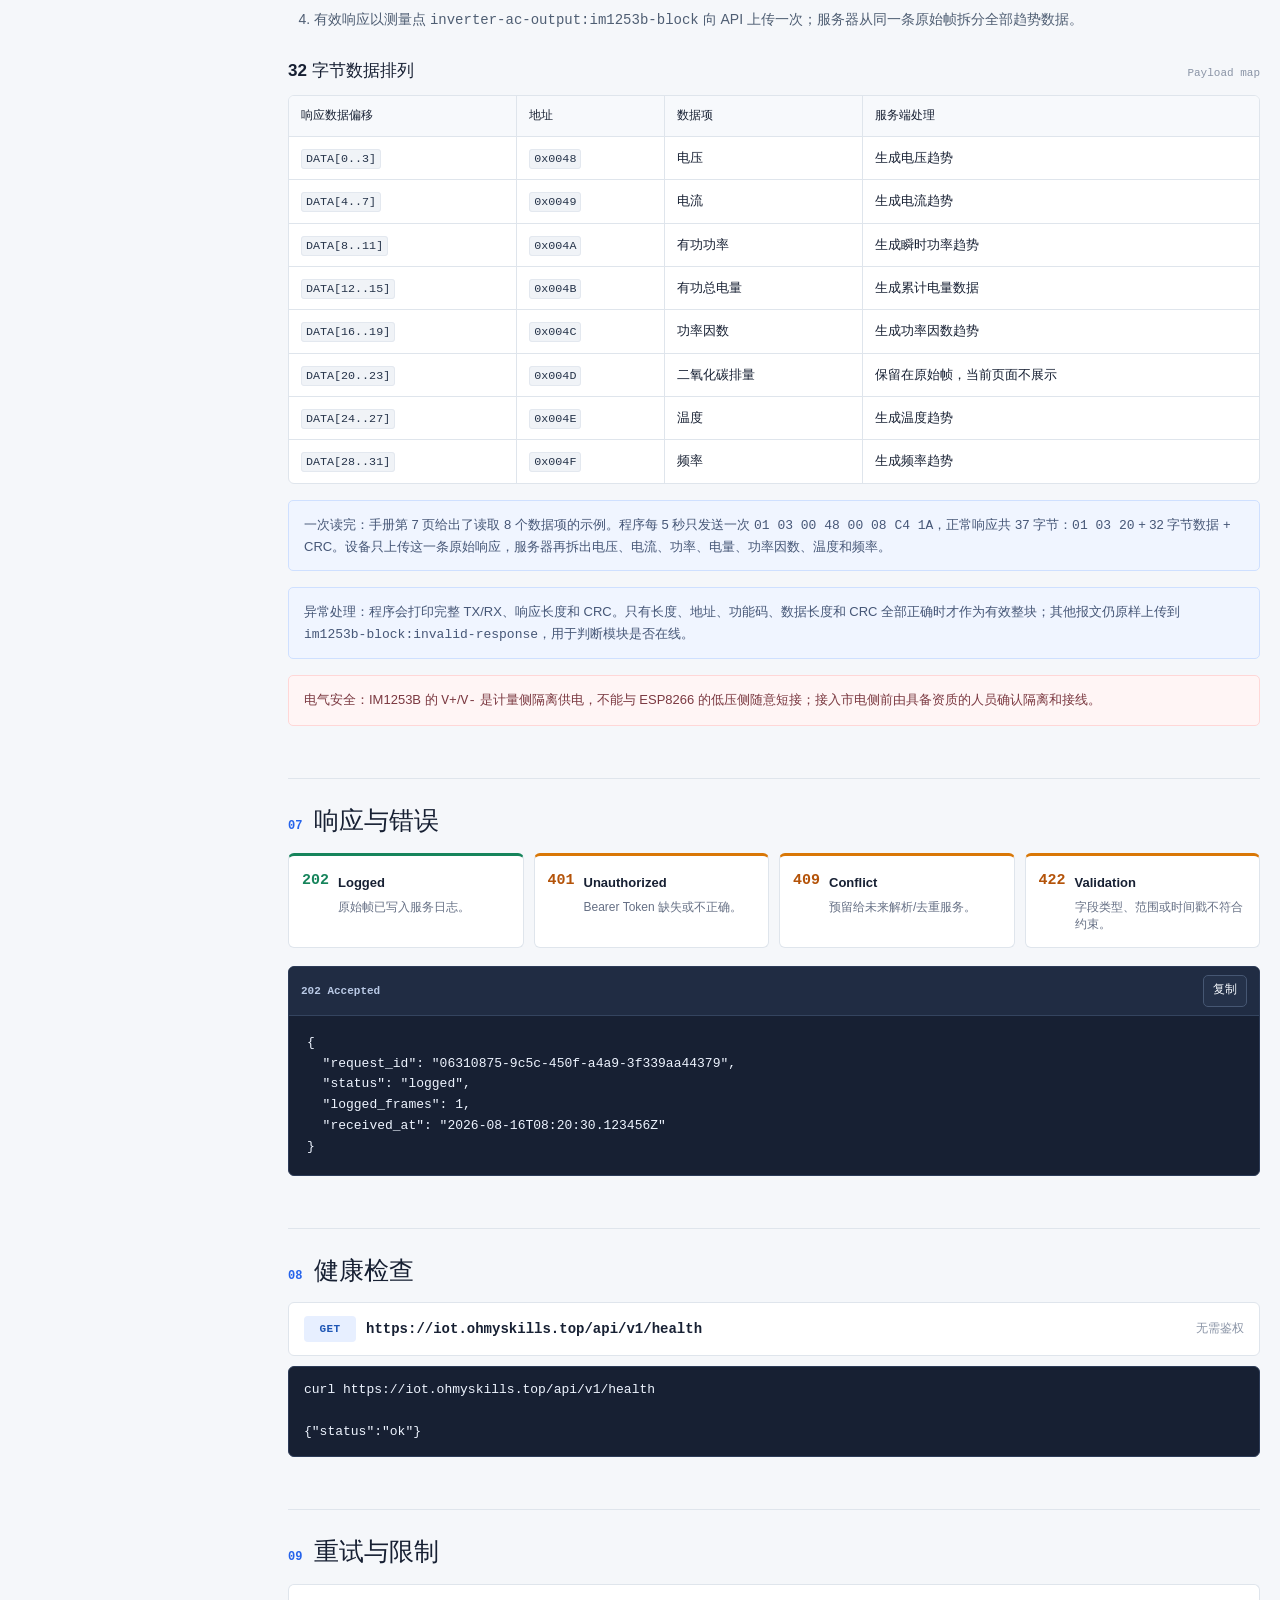
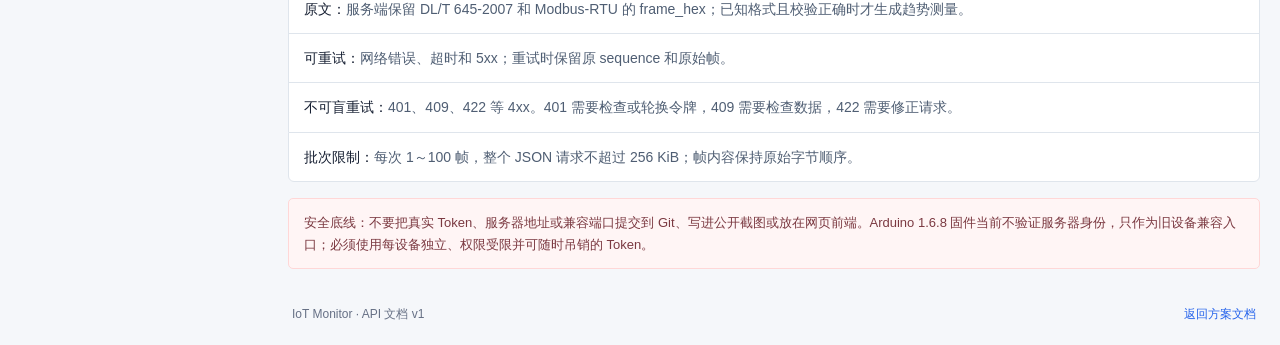
<file: site/doc/index.html>
<!doctype html>
<html lang="zh-CN">
<head>
  <meta charset="utf-8">
  <meta name="viewport" content="width=device-width, initial-scale=1">
  <meta name="description" content="IoT Monitor 电力表原始帧 API 文档：标准 443 域名入口、DL/T 645-2007、IM1253B Modbus-RTU 和 ESP8266-12F 示例。">
  <title>电力遥测 API 文档 | IoT Monitor</title>
  <link rel="icon" type="image/svg+xml" href="../favicon.svg">
  <link rel="stylesheet" href="../styles.css">
  <link rel="stylesheet" href="./styles.css">
</head>
<body class="api-page">
  <a class="skip-link" href="#main-content">跳到正文</a>
  <header class="site-header">
    <div class="header-inner">
      <a class="brand" href="../" aria-label="IoT Monitor 首页">
        <span class="brand-mark" aria-hidden="true">IM</span>
        <span>
          <strong>IoT Monitor</strong>
          <small>电力遥测 API</small>
        </span>
      </a>
      <div class="header-actions">
        <span class="api-status"><span class="status-dot" aria-hidden="true"></span> API v1 · 443</span>
        <a class="dashboard-link" href="../dashboard/frames.html">监控页面</a>
        <a class="download-link" href="../">方案文档</a>
      </div>
    </div>
  </header>

  <div class="api-shell">
    <aside class="api-sidebar" aria-label="接口文档目录">
      <div class="sidebar-kicker">API REFERENCE</div>
      <h2>目录</h2>
      <nav>
        <a href="#quick-start">快速开始</a>
        <a href="#endpoint">上报接口</a>
        <a href="#request">请求体</a>
        <a href="#esp8266">ESP8266-12F</a>
        <a href="#1.6.8">Arduino 1.6.8</a>
        <a href="#modbus">IM1253B Modbus</a>
        <a href="#response">响应与错误</a>
        <a href="#health">健康检查</a>
        <a href="#rules">重试与限制</a>
      </nav>
      <div class="sidebar-meta">
        <span>Transport</span>
        <strong>HTTPS / JSON</strong>
        <span>Authentication</span>
        <strong>Bearer Token</strong>
        <span>Ingress</span>
        <strong>TCP 443</strong>
      </div>
    </aside>

    <main id="main-content" class="api-main" tabindex="-1">
      <section class="api-hero" aria-labelledby="page-title">
        <div class="eyebrow"><span class="eyebrow-mark" aria-hidden="true"></span>设备上报接口 · v1</div>
        <h1 id="page-title">电力遥测 API</h1>
        <p class="hero-copy">让 ESP8266-12F、ESPHome 节点或 BLE 网关把 DDSU666 的 DL/T 645-2007、IM1253B 的 Modbus-RTU 原始帧安全写入监控服务，业务解析留在服务器。</p>
        <div class="hero-endpoint">
          <span class="method-badge method-post">POST</span>
          <code>https://iot.ohmyskills.top/api/v1/dlt645/frame</code>
          <button class="copy-button" type="button" data-copy-target="#endpoint-url" aria-label="复制上报接口地址">复制</button>
          <span id="endpoint-url" class="sr-only">https://iot.ohmyskills.top/api/v1/dlt645/frame</span>
        </div>
      </section>

      <section class="port-note" aria-labelledby="port-title">
        <div class="section-label" id="port-title">端口关系</div>
        <div class="port-grid">
          <div><span>浏览器文档</span><code>https://iot.ohmyskills.top/doc</code><small>公网 443 · 静态文档</small></div>
          <div><span>域名 API</span><code>https://iot.ohmyskills.top</code><small>公网 443 · 受信任证书</small></div>
          <div><span>裸 IP 调试</span><code>http://&lt;PUBLIC_IP&gt;</code><small>受控网络 · 不用于生产</small></div>
        </div>
        <p class="warning-copy"><strong>部署提示：</strong>域名和裸 IP 节点运行同一套原始帧服务。域名请求走标准 443；裸 IP 仅用于 VPN/LAN 或临时联调。Arduino 1.6.8 兼容固件当前使用 TLS 加密但跳过服务器身份校验，以避免证书续期后重新烧录。</p>
      </section>

      <section class="api-section" id="quick-start" aria-labelledby="quick-start-title">
        <div class="section-heading"><span>01</span><h2 id="quick-start-title">快速开始</h2></div>
        <div class="steps-grid">
          <div class="step-item"><b>01</b><div><strong>准备身份</strong><p>为设备分配 site_id、device_id、measurement_point_id，并取得独立 Bearer Token。</p></div></div>
          <div class="step-item"><b>02</b><div><strong>读取原文</strong><p>ESP8266 通过 TTL UART 或隔离 RS485 收集电表原始字节，不在固件中提前生成业务值。</p></div></div>
          <div class="step-item"><b>03</b><div><strong>提交帧</strong><p>每个原始帧使用单调递增的 sequence。网络失败时重复发送同一帧即可重试。</p></div></div>
        </div>
      </section>

      <section class="api-section" id="endpoint" aria-labelledby="endpoint-title">
        <div class="section-heading"><span>02</span><h2 id="endpoint-title">上报接口</h2></div>
        <div class="endpoint-card">
          <div class="endpoint-card-head"><span class="method-badge method-post">POST</span><code>/api/v1/dlt645/frame</code><span class="endpoint-note">需要鉴权</span></div>
          <p>设备将一个测量点的 1 条或多条 DL/T 645-2007 或 Modbus-RTU 原始帧提交到 API。为兼容已有客户端，Modbus 继续复用这个路径，不新增端口或接口；服务器保留原文并返回 202 Accepted。</p>
        </div>
        <div class="subheading"><h3>请求头</h3><span>Headers</span></div>
        <div class="table-wrap">
          <table>
            <thead><tr><th>名称</th><th>值</th><th>说明</th></tr></thead>
            <tbody>
              <tr><td><code>Authorization</code></td><td><code>Bearer &lt;DEVICE_TOKEN&gt;</code></td><td>设备独立令牌，不要写入网页或公开仓库。</td></tr>
              <tr><td><code>Content-Type</code></td><td><code>application/json</code></td><td>请求体必须是 UTF-8 JSON。</td></tr>
            </tbody>
          </table>
        </div>
      </section>

      <section class="api-section" id="request" aria-labelledby="request-title">
        <div class="section-heading"><span>03</span><h2 id="request-title">请求体</h2></div>
        <div class="code-card">
          <div class="code-card-head"><span>JSON</span><button class="copy-button copy-dark" type="button" data-copy-target="#json-example">复制</button></div>
          <pre><code id="json-example">{
  "site_id": "home-pv",
  "device_id": "esp8266-12f-001",
  "measurement_point_id": "inverter-ac-output",
  "protocol": "DL/T 645-2007",
  "frames": [
    {
      "sequence": 1042,
      "captured_at": "2026-08-16T04:01:05+08:00",
      "direction": "rx",
      "frame_hex": "68010203040568910433333333333316"
    }
  ]
}</code></pre>
        </div>
        <div class="subheading"><h3>字段约束</h3><span>Payload</span></div>
        <div class="table-wrap">
          <table>
            <thead><tr><th>字段</th><th>类型</th><th>必填</th><th>规则</th></tr></thead>
            <tbody>
              <tr><td><code>site_id</code></td><td>string</td><td>是</td><td>1～64 个字母、数字、.、_、:、-。</td></tr>
              <tr><td><code>device_id</code></td><td>string</td><td>是</td><td>设备身份，建议烧录板号，例如 esp8266-12f-001。</td></tr>
              <tr><td><code>measurement_point_id</code></td><td>string</td><td>是</td><td>测量点身份，例如 inverter-ac-output。</td></tr>
              <tr><td><code>protocol</code></td><td>string</td><td>是</td><td><code>DL/T 645-2007</code> 或 <code>MODBUS-RTU</code>。</td></tr>
              <tr><td><code>frames</code></td><td>array</td><td>是</td><td>每批 1～100 帧；请求体最大 256 KiB。</td></tr>
              <tr><td><code>sequence</code></td><td>integer</td><td>是</td><td>0～2^63-1；同一设备和测量点单调递增。</td></tr>
              <tr><td><code>captured_at</code></td><td>RFC 3339</td><td>是</td><td>必须带时区，例如 +08:00 或 Z。</td></tr>
              <tr><td><code>direction</code></td><td>string</td><td>否</td><td>tx 或 rx，默认 rx。</td></tr>
              <tr><td><code>frame_hex</code></td><td>string</td><td>是</td><td>偶数长度十六进制原文；服务端不解析帧内容。</td></tr>
            </tbody>
          </table>
        </div>
      </section>

      <section class="api-section" id="esp8266" aria-labelledby="esp8266-title">
        <div class="section-heading"><span>04</span><h2 id="esp8266-title">ESP8266-12F 请求示例</h2></div>
        <p>下面示例使用 Arduino ESP8266 Core 3.x 的 ESP8266HTTPClient。它演示联网、TLS 请求、Bearer Token 和原始帧上报；frameHex 应替换为 RS485 UART 收到的完整 DL/T 645-2007 字节序列。</p>
        <div class="code-card code-card-large">
          <div class="code-card-head"><span>Arduino C++ · ESP8266-12F</span><button class="copy-button copy-dark" type="button" data-copy-target="#esp8266-example">复制</button></div>
          <pre><code id="esp8266-example">#include &lt;Arduino.h&gt;
#include &lt;ESP8266WiFi.h&gt;
#include &lt;ESP8266HTTPClient.h&gt;
#include &lt;WiFiClientSecureBearSSL.h&gt;

const char* WIFI_SSID = "YOUR_WIFI_SSID";
const char* WIFI_PASSWORD = "YOUR_WIFI_PASSWORD";
const char* DEVICE_TOKEN = "YOUR_DEVICE_TOKEN";
const char* API_URL = "https://iot.ohmyskills.top/api/v1/dlt645/frame";

BearSSL::WiFiClientSecure tlsClient;
uint64_t sequenceNumber = 1042;

void connectWifi() {
  WiFi.mode(WIFI_STA);
  WiFi.begin(WIFI_SSID, WIFI_PASSWORD);
  while (WiFi.status() != WL_CONNECTED) {
    delay(500);
  }
}

bool postRawFrame(const String&amp; frameHex, const char* direction) {
  HTTPClient http;
  if (!http.begin(tlsClient, API_URL)) {
    return false;
  }
  http.setTimeout(10000);

  http.addHeader("Authorization", String("Bearer ") + DEVICE_TOKEN);
  http.addHeader("Content-Type", "application/json");

  const uint64_t sequence = sequenceNumber;
  String payload = "{\"site_id\":\"home-pv\",\"device_id\":\"esp8266-12f-001\",";
  payload += "\"measurement_point_id\":\"inverter-ac-output\",";
  payload += "\"protocol\":\"DL/T 645-2007\",\"frames\":[{";
  payload += "\"sequence\":" + String(sequence) + ",";
  payload += "\"captured_at\":\"2026-08-16T04:01:05+08:00\",";
  payload += "\"direction\":\"" + String(direction) + "\",";
  payload += "\"frame_hex\":\"" + frameHex + "\"}]}";

  int status = http.POST(payload);
  String response = http.getString();
  http.end();

  Serial.printf("HTTP %d\n%s\n", status, response.c_str());
  if (status != 202) return false;
  sequenceNumber++;
  return true;
}

void setup() {
  Serial.begin(115200);
  connectWifi();

  // 仅用于无 CA 配置的桌面联调，不校验证书身份。
  // 生产环境应删除下一行，并加载域名 CA 后调用 setTrustAnchors(&amp;cert)。
  tlsClient.setInsecure();
}

void loop() {
  if (WiFi.status() != WL_CONNECTED) {
    connectWifi();
  }

  String frameHex = "68010203040568910433333333333316";
  postRawFrame(frameHex, "rx");
  delay(5000);
}</code></pre>
        </div>
        <div class="callout callout-blue"><strong>采集边界：</strong>示例中的 frameHex 只是占位原文。正式固件应从 UART 缓冲区复制完整帧并转成十六进制；不要在 ESP8266 上计算数据标识、加 0x33、校验 CS 或换算功率。时间戳应通过 NTP 校时。</div>
      </section>

      <section class="api-section" id="1.6.8" aria-labelledby="arduino-168-title">
        <div class="section-heading"><span>05</span><h2 id="arduino-168-title">Arduino IDE 1.6.8 完整程序</h2></div>
        <p>这是给旧版 Windows 电脑和 ESP8266-12F 使用的兼容程序。程序通过 RS485 查询 DDSU666，将电表回复原样转换为 <code>frame_hex</code> 后上传；功率值仍由服务器解析。该版本直连私有配置的兼容入口，已经使用 Arduino IDE 1.6.8 与 ESP8266 Core 2.3.0 本地编译通过。</p>

        <div class="artifact-bar">
          <div>
            <span class="verified-pill">已编译验证</span>
            <strong>ESP8266-12F legacy client</strong>
            <small>Arduino 1.6.8 · ESP8266 Core 2.3.0 · Generic ESP8266 Module</small>
          </div>
          <div class="artifact-actions">
            <a class="artifact-link artifact-primary" href="./files/iotmonitor-esp8266-arduino-1.6.8-v2.zip" download>下载 ZIP</a>
            <a class="artifact-link" href="./files/iotmonitor_esp8266_legacy.ino" download>仅下载 .ino</a>
            <a class="artifact-link" href="./files/esp8266_api_simulator.ino" download>API 模拟程序</a>
          </div>
        </div>

        <div class="subheading"><h3>推荐使用顺序</h3><span>Workflow</span></div>
        <div class="steps-grid">
          <div class="step-item"><b>01</b><div><strong>先测服务器</strong><p>开启模拟报文模式，不连接 DDSU666，确认 Wi-Fi、HTTPS、Token 和 API 正常。</p></div></div>
          <div class="step-item"><b>02</b><div><strong>再接电表</strong><p>模拟上传成功后关闭模拟模式，填写电表地址并连接隔离 RS485 模块。</p></div></div>
          <div class="step-item"><b>03</b><div><strong>观察日志</strong><p>从 GPIO2 的 TX-only 调试口查看 HTTP 状态；收到 202 表示服务器已接收。</p></div></div>
        </div>

        <div class="subheading"><h3>1. 准备 Arduino 环境</h3><span>Toolchain</span></div>
        <ol class="usage-list">
          <li>解压 ZIP，确保目录名和主文件名都是 <code>iotmonitor_esp8266_legacy</code>，然后双击其中的 <code>.ino</code>。</li>
          <li>在开发板管理器中安装 <code>esp8266 by ESP8266 Community 2.3.0</code>。开发板管理器地址为 <code>http://arduino.esp8266.com/stable/package_esp8266com_index.json</code>。</li>
          <li>在“工具”菜单中按下表选择开发板参数，然后先点击“验证/编译”。</li>
        </ol>
        <div class="table-wrap">
          <table>
            <thead><tr><th>Arduino 菜单项</th><th>选择值</th></tr></thead>
            <tbody>
              <tr><td>Board</td><td><code>Generic ESP8266 Module</code></td></tr>
              <tr><td>Flash Mode</td><td><code>DIO</code></td></tr>
              <tr><td>Flash Size</td><td><code>4M (1M SPIFFS)</code></td></tr>
              <tr><td>CPU Frequency</td><td><code>80 MHz</code></td></tr>
              <tr><td>Upload Speed</td><td><code>115200</code></td></tr>
            </tbody>
          </table>
        </div>

        <div class="subheading"><h3>2. 填写通用配置</h3><span>Required</span></div>
        <p>打开程序顶部的配置区，替换 Wi-Fi 和设备 Token。每台设备应使用独立、可吊销且仅允许写入本设备数据的 Token。</p>
        <div class="code-card">
          <div class="code-card-head"><span>必须修改</span><button class="copy-button copy-dark" type="button" data-copy-target="#arduino-168-config">复制</button></div>
          <pre><code id="arduino-168-config">const char WIFI_SSID[] = "你的 Wi-Fi 名称";
const char WIFI_PASSWORD[] = "你的 Wi-Fi 密码";
const char DEVICE_TOKEN[] = "服务器分配的设备 Token";</code></pre>
        </div>
        <div class="callout callout-blue"><strong>旧版固件入口：</strong>使用私有部署配置中的兼容 API 地址和端口。程序不经过域名、Cloudflare 或标准 HTTPS 入口；烧录前填写 Wi-Fi、设备 Token 和私有 API endpoint。</div>
        <div class="callout callout-red"><strong>TLS 兼容方式：</strong>ESP8266 Core 2.3.0 的 axTLS 仅连接服务器专用的 TLS 1.0 兼容端口，并且不调用 <code>verify()</code>。传输内容仍加密，但设备不验证服务器身份；中间人可能冒充服务器并取得 Token。此入口只给旧设备使用，每台设备应使用独立、可吊销的 Token。</div>

        <div class="subheading"><h3>3. 先发送模拟报文</h3><span>API Test</span></div>
        <p>第一次烧录可以直接下载“API 模拟程序”：它不初始化 RS485，启动后只发送一次固定报文并打印完整 HTTP 响应。也可以在完整程序里把开关改成 <code>true</code>，此时程序每 5 秒调用 <code>sendSimulatedFrame()</code>，不访问电表。</p>
        <div class="code-card compact-code">
          <div class="code-card-head"><span>模拟模式</span><button class="copy-button copy-dark" type="button" data-copy-target="#simulation-switch">复制</button></div>
          <pre><code id="simulation-switch">const bool SEND_SIMULATED_FRAME = true;</code></pre>
        </div>
        <div class="callout callout-blue"><strong>模拟模式仍需要：</strong>正确的 Wi-Fi 和 Token；但不需要证书指纹、电表地址或 RS485 连接。日志出现 <code>HTTP status: 202</code> 和 <code>Uploaded simulated frame</code>，表示上报链路正常。</div>
        <div class="callout callout-blue"><strong>日志串口：</strong>完整程序固定由 UART0/Serial 连接 RS485，日志固定从 UART1/Serial1 的 TX（GPIO2）输出。USB-TTL 的 RX 接 GPIO2、GND 接 GND，使用 115200/8N1，TX 线不要连接；<code>SEND_SIMULATED_FRAME</code> 只控制是否跳过电表查询。</div>

        <div class="subheading"><h3>3.1 用电脑模拟电表</h3><span>RS485 Test</span></div>
        <p>如果完整程序在真机上没有上传成功，可下载电脑端 <code>DL/T 645 电表模拟器</code>。它通过第二个 USB-RS485 适配器接到 ESP8266 的同一条 A/B 总线，收到查询后返回固定的合法响应；这样可以单独验证 <code>pollMeter()</code>、串口接收和 API 上报。</p>
        <div class="artifact-bar">
          <div><strong>电脑端模拟器</strong><small>Python 3 · USB-RS485 · 2400 / 8E1</small></div>
          <div class="artifact-actions"><a class="artifact-link artifact-primary" href="./files/dlt645_meter_simulator.py" download>下载 .py</a><a class="artifact-link" href="./files/meter-simulator-README.md" download>使用说明</a></div>
        </div>
        <div class="code-card compact-code">
          <div class="code-card-head"><span>Windows</span><button class="copy-button copy-dark" type="button" data-copy-target="#meter-simulator-command">复制</button></div>
          <pre><code id="meter-simulator-command">python -m pip install pyserial
python dlt645_meter_simulator.py --port COM3</code></pre>
        </div>
        <div class="callout callout-red"><strong>接线注意：</strong>ESP8266 的 RS485 A/B 接 USB-RS485 的 A/B；不要把 USB-TTL 的 TX/RX 同时接到 GPIO1/GPIO3，否则会和电表串口冲突。模拟器地址必须与 <code>METER_ADDRESS</code> 完全一致。</div>

        <div class="subheading"><h3>4. 切换到真实电表</h3><span>DDSU666</span></div>
        <p>模拟测试成功后，把开关恢复为 <code>false</code>，按电表铭牌或通信手册填写六字节地址，并确认电压、电流和瞬时总有功功率的数据标识。地址在 DL/T 645 线路中采用低字节在前的顺序。</p>
        <div class="code-card">
          <div class="code-card-head"><span>真实电表模式</span><button class="copy-button copy-dark" type="button" data-copy-target="#real-meter-config">复制</button></div>
          <pre><code id="real-meter-config">const bool SEND_SIMULATED_FRAME = false;

const uint8_t METER_ADDRESS[6] = {
  0x00, 0x00, 0x00, 0x00, 0x00, 0x00  // 按现场电表地址替换
};
const bool METER_ADDRESS_IS_CONFIGURED = true;

// 程序内置三项查询：A 相电压、A 相电流、瞬时总有功功率。</code></pre>
        </div>
        <div class="code-card compact-code">
          <div class="code-card-head"><span>A 相电流示例</span><button class="copy-button copy-dark" type="button" data-copy-target="#phase-a-current-example">复制</button></div>
          <pre><code id="phase-a-current-example">请求: 68 [6 字节电表地址] 68 11 04 33 34 35 35 [CS] 16
响应: 68 [6 字节电表地址] 68 91 07 33 34 35 35 33 33 33 [CS] 16
结果: 电压、电流、功率均由服务端解析</code></pre>
        </div>
        <div class="callout callout-blue"><strong>数据流说明：</strong>程序依次查询 A 相电压、A 相电流和瞬时总有功功率，分别生成对应的 DL/T 645 请求并上传原始响应。<code>0x02030000</code> 即当前瞬时总有功功率查询，不再重复发送相同指令。ESP8266 只负责请求、接收和上传完整响应原文，不在本地换算数值。</div>
        <div class="callout callout-blue"><strong>排查日志：</strong>每次查询都会从日志口打印请求帧和请求校验和；收到响应后打印响应字节数和响应校验字节。例如 <code>RS485 request: ... CS=0x0F</code>。三个指标之间固定等待 1 秒，给电表留出收发切换时间。现场联调已确认：此前 300 ms 间隔会导致响应截断或错位，改为 1 秒后读取稳定，不要随意调小。无响应时不上传；收到 <code>FE</code>、半帧或校验错误时，会原样上传到带 <code>:invalid-response</code> 后缀的测量点，便于监控串口状态。真实电表模式请从 GPIO2 的 TX-only 日志口查看。</div>
        <div class="table-wrap method-table">
          <table>
            <thead><tr><th>方法</th><th>作用</th><th>是否解析功率</th></tr></thead>
            <tbody>
              <tr><td><code>readHttpResponse()</code></td><td>读取 HTTP 状态码和响应正文，不解析业务 JSON。</td><td>否</td></tr>
              <tr><td><code>uploadRawFrame()</code></td><td>统一组装 JSON、添加 Bearer Token、建立 TLS 连接并 POST 原始帧。</td><td>否</td></tr>
              <tr><td><code>pollMeter()</code></td><td>切换 RS485 收发方向，发送一次查询并取得回复。</td><td>否</td></tr>
              <tr><td><code>readMeterResponse()</code></td><td>等待并保存 UART 收到的电表原始字节。</td><td>否</td></tr>
              <tr><td><code>bytesToHex()</code></td><td>把二进制字节转换成 JSON 可携带的十六进制文本。</td><td>否</td></tr>
              <tr><td><code>sendSimulatedFrame()</code></td><td>跳过电表，直接上传固定测试帧。</td><td>否</td></tr>
            </tbody>
          </table>
        </div>

        <div class="subheading"><h3>5. 编译与烧录</h3><span>Upload</span></div>
        <ol class="usage-list">
          <li>先点击 Arduino IDE 左上角的“验证”按钮，确认编译完成。</li>
          <li>ESP8266-12F 进入烧录模式：<code>GPIO0</code> 接地后重新上电或复位。</li>
          <li>选择 USB-TTL 对应的串口，点击“上传”；上传完成后断开 <code>GPIO0</code> 与地，再次复位运行。</li>
          <li>烧录结束后断开 USB-TTL 的 TX/RX。UART0 的 GPIO1/GPIO3 要留给 RS485；调试日志只从 GPIO2 的 <code>Serial1 TX</code> 输出。</li>
        </ol>
        <div class="callout callout-red"><strong>接线安全：</strong>电表侧必须使用隔离 RS485 模块。不要把 ESP8266、USB-TTL 或电脑直接连接到市电侧线路；不确定配电箱操作时应由电工完成。</div>
      </section>

      <section class="api-section" id="modbus" aria-labelledby="modbus-title">
        <div class="section-heading"><span>06</span><h2 id="modbus-title">IM1253B Modbus-RTU 模式</h2></div>
        <p>IM1253B 与 DDSU666 的接口不同：它使用 TTL UART，默认 <code>4800 bps · 8N1</code>，不需要 RS485 收发器、DE、/RE 或 GPIO5。ESP8266-12F 的 <code>GPIO1/TX → IM1253B RX</code>、<code>GPIO3/RX → IM1253B TX</code>，日志仍从 GPIO2 输出。</p>
        <div class="artifact-bar">
          <div><span class="verified-pill">整块读取版</span><strong>ESP8266-12F IM1253B client</strong><small>Arduino 1.6.8 · ESP8266 Core 2.3.0 · 每轮一次查询与一次上报</small></div>
          <div class="artifact-actions"><a class="artifact-link artifact-primary" href="./files/im1253b_esp8266.ino" download>下载 .ino</a><a class="artifact-link" href="./files/im1253b-esp8266-design.md" download>下载协议说明</a></div>
        </div>
        <div class="subheading"><h3>数据项与单位</h3><span>Registers</span></div>
        <div class="table-wrap">
          <table>
            <thead><tr><th>数据项</th><th>地址</th><th>响应数据</th><th>换算</th></tr></thead>
            <tbody>
              <tr><td>电压</td><td><code>0x0048</code></td><td>4 字节无符号大端</td><td><code>raw × 0.0001 V</code></td></tr>
              <tr><td>电流</td><td><code>0x0049</code></td><td>4 字节无符号大端</td><td><code>raw × 0.0001 A</code></td></tr>
              <tr><td>有功功率</td><td><code>0x004A</code></td><td>4 字节无符号大端</td><td><code>raw × 0.0001 W</code></td></tr>
              <tr><td>有功总电量</td><td><code>0x004B</code></td><td>4 字节无符号大端</td><td><code>raw × 0.0001 kWh</code></td></tr>
              <tr><td>功率因数</td><td><code>0x004C</code></td><td>4 字节无符号大端</td><td><code>raw × 0.001</code></td></tr>
              <tr><td>温度 / 频率</td><td><code>0x004E / 0x004F</code></td><td>4 字节无符号大端</td><td><code>raw × 0.01 °C / Hz</code></td></tr>
            </tbody>
          </table>
        </div>
        <div class="subheading"><h3>请求与响应示例</h3><span>CRC-16</span></div>
        <div class="code-card compact-code">
          <div class="code-card-head"><span>Modbus-RTU · 一次读取全部 8 项</span><button class="copy-button copy-dark" type="button" data-copy-target="#im1253b-modbus-example">复制</button></div>
          <pre><code id="im1253b-modbus-example">请求: 01 03 00 48 00 08 C4 1A
响应: 01 03 20 [8 项 × 4 字节数据] CRC_LO CRC_HI

CRC: Modbus CRC-16，初值 0xFFFF，多项式 0xA001，低字节先发送
设备地址: 01 · 功能码: 03 · 默认串口: 4800/8N1</code></pre>
        </div>
        <div class="subheading"><h3>批量读取执行流程</h3><span>One request</span></div>
        <ol class="usage-list">
          <li>每 5 秒生成一条查询：设备地址使用 <code>IM1253B_ADDRESS</code>（默认 <code>1</code>），起始地址为 <code>0x0048</code>，数据项数量为 <code>0x0008</code>；不需要填写 DL/T 645 电表号码，CRC 由程序自动计算。</li>
          <li>UART0 只发送一次 <code>01 03 00 48 00 08 C4 1A</code>。程序最多等待 800 ms 开始响应，再按 30 ms 字节静默间隔结束收帧；因为没有第二条指标查询，所以不再固定等待 1 秒。</li>
          <li>程序检查响应是否正好为 37 字节，并校验设备地址、功能码 <code>03</code>、数据长度 <code>20</code> 和 Modbus CRC-16。</li>
          <li>有效响应以测量点 <code>inverter-ac-output:im1253b-block</code> 向 API 上传一次；服务器从同一条原始帧拆分全部趋势数据。</li>
        </ol>
        <div class="subheading"><h3>32 字节数据排列</h3><span>Payload map</span></div>
        <div class="table-wrap">
          <table>
            <thead><tr><th>响应数据偏移</th><th>地址</th><th>数据项</th><th>服务端处理</th></tr></thead>
            <tbody>
              <tr><td><code>DATA[0..3]</code></td><td><code>0x0048</code></td><td>电压</td><td>生成电压趋势</td></tr>
              <tr><td><code>DATA[4..7]</code></td><td><code>0x0049</code></td><td>电流</td><td>生成电流趋势</td></tr>
              <tr><td><code>DATA[8..11]</code></td><td><code>0x004A</code></td><td>有功功率</td><td>生成瞬时功率趋势</td></tr>
              <tr><td><code>DATA[12..15]</code></td><td><code>0x004B</code></td><td>有功总电量</td><td>生成累计电量数据</td></tr>
              <tr><td><code>DATA[16..19]</code></td><td><code>0x004C</code></td><td>功率因数</td><td>生成功率因数趋势</td></tr>
              <tr><td><code>DATA[20..23]</code></td><td><code>0x004D</code></td><td>二氧化碳排量</td><td>保留在原始帧，当前页面不展示</td></tr>
              <tr><td><code>DATA[24..27]</code></td><td><code>0x004E</code></td><td>温度</td><td>生成温度趋势</td></tr>
              <tr><td><code>DATA[28..31]</code></td><td><code>0x004F</code></td><td>频率</td><td>生成频率趋势</td></tr>
            </tbody>
          </table>
        </div>
        <div class="callout callout-blue"><strong>一次读完：</strong>手册第 7 页给出了读取 8 个数据项的示例。程序每 5 秒只发送一次 <code>01 03 00 48 00 08 C4 1A</code>，正常响应共 37 字节：<code>01 03 20</code> + 32 字节数据 + CRC。设备只上传这一条原始响应，服务器再拆出电压、电流、功率、电量、功率因数、温度和频率。</div>
        <div class="callout callout-blue"><strong>异常处理：</strong>程序会打印完整 TX/RX、响应长度和 CRC。只有长度、地址、功能码、数据长度和 CRC 全部正确时才作为有效整块；其他报文仍原样上传到 <code>im1253b-block:invalid-response</code>，用于判断模块是否在线。</div>
        <div class="callout callout-red"><strong>电气安全：</strong>IM1253B 的 <code>V+</code>/<code>V-</code> 是计量侧隔离供电，不能与 ESP8266 的低压侧随意短接；接入市电侧前由具备资质的人员确认隔离和接线。</div>
      </section>

      <section class="api-section" id="response" aria-labelledby="response-title">
        <div class="section-heading"><span>07</span><h2 id="response-title">响应与错误</h2></div>
        <div class="response-grid">
          <div class="response-card response-ok"><span class="status-code">202</span><div><strong>Logged</strong><p>原始帧已写入服务日志。</p></div></div>
          <div class="response-card response-warn"><span class="status-code">401</span><div><strong>Unauthorized</strong><p>Bearer Token 缺失或不正确。</p></div></div>
          <div class="response-card response-warn"><span class="status-code">409</span><div><strong>Conflict</strong><p>预留给未来解析/去重服务。</p></div></div>
          <div class="response-card response-warn"><span class="status-code">422</span><div><strong>Validation</strong><p>字段类型、范围或时间戳不符合约束。</p></div></div>
        </div>
        <div class="code-card">
          <div class="code-card-head"><span>202 Accepted</span><button class="copy-button copy-dark" type="button" data-copy-target="#response-example">复制</button></div>
          <pre><code id="response-example">{
  "request_id": "06310875-9c5c-450f-a4a9-3f339aa44379",
  "status": "logged",
  "logged_frames": 1,
  "received_at": "2026-08-16T08:20:30.123456Z"
}</code></pre>
        </div>
      </section>

      <section class="api-section" id="health" aria-labelledby="health-title">
        <div class="section-heading"><span>08</span><h2 id="health-title">健康检查</h2></div>
        <div class="health-row"><span class="method-badge method-get">GET</span><code>https://iot.ohmyskills.top/api/v1/health</code><span class="endpoint-note">无需鉴权</span></div>
        <div class="code-card compact-code"><pre><code>curl https://iot.ohmyskills.top/api/v1/health

{"status":"ok"}</code></pre></div>
      </section>

      <section class="api-section" id="rules" aria-labelledby="rules-title">
        <div class="section-heading"><span>09</span><h2 id="rules-title">重试与限制</h2></div>
        <ul class="rules-list">
          <li><strong>原文：</strong>服务端保留 DL/T 645-2007 和 Modbus-RTU 的 frame_hex；已知格式且校验正确时才生成趋势测量。</li>
          <li><strong>可重试：</strong>网络错误、超时和 5xx；重试时保留原 sequence 和原始帧。</li>
          <li><strong>不可盲重试：</strong>401、409、422 等 4xx。401 需要检查或轮换令牌，409 需要检查数据，422 需要修正请求。</li>
          <li><strong>批次限制：</strong>每次 1～100 帧，整个 JSON 请求不超过 256 KiB；帧内容保持原始字节顺序。</li>
        </ul>
        <div class="callout callout-red"><strong>安全底线：</strong>不要把真实 Token、服务器地址或兼容端口提交到 Git、写进公开截图或放在网页前端。Arduino 1.6.8 固件当前不验证服务器身份，只作为旧设备兼容入口；必须使用每设备独立、权限受限并可随时吊销的 Token。</div>
      </section>

      <footer class="api-footer">
        <span>IoT Monitor · API 文档 v1</span>
        <a href="../">返回方案文档</a>
      </footer>
    </main>
  </div>

  <script>
    (() => {
      const status = document.createElement('span');
      status.className = 'sr-only';
      status.setAttribute('aria-live', 'polite');
      document.body.appendChild(status);

      const copyText = (value) => {
        if (navigator.clipboard && window.isSecureContext) {
          return navigator.clipboard.writeText(value);
        }
        const area = document.createElement('textarea');
        area.value = value;
        area.style.position = 'fixed';
        area.style.opacity = '0';
        document.body.appendChild(area);
        area.select();
        document.execCommand('copy');
        area.remove();
        return Promise.resolve();
      };

      document.querySelectorAll('[data-copy-target]').forEach((button) => {
        button.addEventListener('click', () => {
          const target = document.querySelector(button.dataset.copyTarget);
          if (!target) return;
          const original = button.textContent;
          copyText(target.textContent).then(() => {
            button.textContent = '已复制';
            status.textContent = '代码已复制到剪贴板';
            window.setTimeout(() => { button.textContent = original; }, 1600);
          });
        });
      });
    })();
  </script>
</body>
</html>
</file>
<file: site/styles.css>
:root {
  color-scheme: light;
  --ink: #172033;
  --muted: #667085;
  --subtle: #8a94a6;
  --line: #dfe5ec;
  --surface: #ffffff;
  --canvas: #f5f7fa;
  --accent: #2563eb;
  --accent-soft: #eaf1ff;
  --good: #16845b;
  --code: #f0f3f7;
  --shadow: 0 12px 36px rgba(23, 32, 51, 0.07);
  font-family: Inter, ui-sans-serif, -apple-system, BlinkMacSystemFont, "Segoe UI", "PingFang SC", "Hiragino Sans GB", "Microsoft YaHei", sans-serif;
  font-synthesis: none;
}

* { box-sizing: border-box; }
html { scroll-behavior: smooth; }
body { margin: 0; background: var(--canvas); color: var(--ink); font-size: 16px; line-height: 1.65; }
a { color: var(--accent); text-decoration: none; }
a:hover { text-decoration: underline; }
button, a { -webkit-tap-highlight-color: transparent; }
:focus-visible { outline: 3px solid rgba(37, 99, 235, 0.35); outline-offset: 3px; }

.skip-link { position: fixed; left: 16px; top: 12px; z-index: 20; padding: 8px 12px; color: #fff; background: var(--ink); border-radius: 6px; transform: translateY(-150%); transition: transform 180ms ease; }
.skip-link:focus { transform: translateY(0); }
.site-header { background: var(--surface); border-bottom: 1px solid var(--line); }
.header-inner { width: min(1280px, calc(100% - 40px)); min-height: 76px; margin: 0 auto; display: flex; align-items: center; justify-content: space-between; gap: 24px; }
.brand { display: inline-flex; align-items: center; gap: 12px; color: var(--ink); }
.brand:hover { text-decoration: none; }
.brand-mark { display: grid; place-items: center; width: 36px; height: 36px; color: #fff; background: var(--ink); border-radius: 8px; font-size: 12px; font-weight: 800; letter-spacing: 0; }
.brand strong, .brand small { display: block; line-height: 1.2; }
.brand strong { font-size: 15px; }
.brand small { margin-top: 4px; color: var(--muted); font-size: 12px; }
.header-actions { display: flex; align-items: center; gap: 10px; color: var(--muted); font-size: 13px; }
.status-dot { width: 7px; height: 7px; border-radius: 50%; background: var(--good); box-shadow: 0 0 0 4px #e3f5ed; }
.dashboard-link { margin-left: 4px; padding: 8px 12px; color: var(--accent); border: 1px solid #b9c7da; border-radius: 6px; font-weight: 700; }
.dashboard-link:hover { background: var(--accent-soft); text-decoration: none; }
.download-link { margin-left: 12px; padding: 8px 12px; border: 1px solid var(--line); border-radius: 6px; color: var(--ink); font-weight: 600; }
.download-link:hover { border-color: #b9c7da; background: #fafcff; text-decoration: none; }

.page-shell { width: min(1280px, calc(100% - 40px)); margin: 32px auto 80px; display: grid; grid-template-columns: 228px minmax(0, 1fr); gap: 32px; align-items: start; }
.toc-panel { position: sticky; top: 24px; max-height: calc(100vh - 48px); overflow: auto; padding: 18px 14px 20px; background: var(--surface); border: 1px solid var(--line); border-radius: 8px; box-shadow: var(--shadow); }
.toc-heading { padding: 0 10px 12px; color: var(--ink); border-bottom: 1px solid var(--line); font-size: 12px; font-weight: 800; letter-spacing: 0; text-transform: uppercase; }
#toc { padding-top: 8px; }
#toc a { display: block; padding: 5px 10px; color: var(--muted); font-size: 13px; line-height: 1.45; border-left: 2px solid transparent; }
#toc a:hover { color: var(--accent); border-left-color: var(--accent); text-decoration: none; }
#toc .toc-level-3 { padding-left: 22px; color: var(--subtle); font-size: 12px; }
.document { min-width: 0; }
.prose { padding: 44px 56px 52px; background: var(--surface); border: 1px solid var(--line); border-radius: 8px; box-shadow: var(--shadow); }
.prose > :first-child { margin-top: 0; }
.prose h1 { margin: 0 0 20px; color: var(--ink); font-size: clamp(30px, 4vw, 46px); line-height: 1.2; letter-spacing: 0; }
.prose h2 { scroll-margin-top: 24px; margin: 50px 0 16px; padding-top: 22px; border-top: 1px solid var(--line); color: var(--ink); font-size: 25px; line-height: 1.3; letter-spacing: 0; }
.prose h3 { scroll-margin-top: 24px; margin: 30px 0 10px; color: var(--ink); font-size: 19px; line-height: 1.4; letter-spacing: 0; }
.prose h4 { margin: 22px 0 8px; font-size: 16px; }
.prose p { margin: 13px 0; }
.prose blockquote { margin: 20px 0; padding: 14px 18px; color: #4f5e73; background: #f7f9fc; border-left: 4px solid var(--accent); }
.prose ul, .prose ol { margin: 12px 0 18px; padding-left: 26px; }
.prose li { margin: 5px 0; }
.prose code { padding: 2px 5px; color: #26344a; background: var(--code); border: 1px solid #e3e8ef; border-radius: 4px; font-family: ui-monospace, SFMono-Regular, Menlo, Consolas, monospace; font-size: 0.88em; }
.prose pre { max-width: 100%; margin: 18px 0; padding: 17px 18px; overflow: auto; color: #eef4ff; background: #172033; border-radius: 6px; line-height: 1.55; }
.prose pre code { padding: 0; color: inherit; background: transparent; border: 0; font-size: 13px; }
.prose table { display: block; width: 100%; margin: 20px 0; overflow-x: auto; border-collapse: collapse; border: 1px solid var(--line); font-size: 14px; }
.prose th, .prose td { min-width: 120px; padding: 10px 12px; text-align: left; vertical-align: top; border-right: 1px solid var(--line); border-bottom: 1px solid var(--line); }
.prose th { color: var(--ink); background: #f7f9fc; font-weight: 700; white-space: nowrap; }
.prose tr:last-child td { border-bottom: 0; }
.prose tr > :last-child { border-right: 0; }
.prose hr { margin: 28px 0; border: 0; border-top: 1px solid var(--line); }
.prose img { max-width: 100%; height: auto; }
.loading, .error { color: var(--muted); }
.error { padding: 18px; background: #fff5f5; border: 1px solid #ffd7d7; border-radius: 6px; }
.mobile-toolbar, .mobile-toc { display: none; }
.document-footer { display: flex; justify-content: space-between; gap: 16px; margin-top: 16px; padding: 0 4px; color: var(--muted); font-size: 12px; }

@media (max-width: 900px) {
  .page-shell { grid-template-columns: 1fr; }
  .toc-panel { display: none; }
  .mobile-toolbar { display: flex; align-items: center; justify-content: space-between; gap: 12px; margin-bottom: 12px; }
  .mobile-toolbar button { min-height: 40px; padding: 8px 12px; color: var(--ink); background: var(--surface); border: 1px solid var(--line); border-radius: 6px; font: inherit; font-size: 13px; font-weight: 700; cursor: pointer; }
  .mobile-toolbar a { padding: 8px 0; font-size: 13px; }
  .mobile-toc { display: block; margin-bottom: 12px; padding: 14px; background: var(--surface); border: 1px solid var(--line); border-radius: 8px; }
  #toc-mobile a { display: block; padding: 5px 6px; font-size: 13px; }
  #toc-mobile .toc-level-3 { padding-left: 18px; color: var(--muted); font-size: 12px; }
}

@media (max-width: 640px) {
  .header-inner, .page-shell { width: min(100% - 24px, 1280px); }
  .header-inner { min-height: 66px; }
  .header-actions .status-label, .header-actions .status-dot { display: none; }
  .dashboard-link, .download-link { margin-left: 0; padding: 7px 9px; font-size: 12px; }
  .page-shell { margin-top: 16px; margin-bottom: 40px; }
  .prose { padding: 28px 20px 34px; }
  .prose h1 { font-size: 30px; }
  .prose h2 { margin-top: 38px; font-size: 22px; }
  .prose h3 { font-size: 18px; }
  .document-footer { display: block; }
  .document-footer a { display: block; margin-top: 6px; }
}

@media (prefers-reduced-motion: reduce) {
  html { scroll-behavior: auto; }
  *, *::before, *::after { transition-duration: 0.01ms !important; animation-duration: 0.01ms !important; }
}
</file>
<file: site/doc/styles.css>
:root {
  --api-ink: #172033;
  --api-muted: #667085;
  --api-subtle: #8a94a6;
  --api-line: #dfe5ec;
  --api-surface: #ffffff;
  --api-canvas: #f5f7fa;
  --api-accent: #2563eb;
  --api-green: #16845b;
  --api-green-soft: #e3f5ed;
  --api-code: #172033;
}

.api-page { background: var(--api-canvas); color: var(--api-ink); }
.api-page .header-actions { flex-wrap: wrap; }
.api-status { display: inline-flex; align-items: center; gap: 9px; white-space: nowrap; color: var(--api-muted); font-size: 13px; font-weight: 700; }
.api-status .status-dot { flex: 0 0 auto; background: #d97706; box-shadow: 0 0 0 4px #fff2d6; }
.api-shell { width: min(1320px, calc(100% - 40px)); margin: 34px auto 76px; display: grid; grid-template-columns: 228px minmax(0, 1fr); gap: 40px; align-items: start; }
.api-sidebar { position: sticky; top: 24px; max-height: calc(100vh - 48px); overflow: auto; padding: 18px 14px 20px; background: var(--api-surface); border: 1px solid var(--api-line); border-radius: 8px; box-shadow: var(--shadow); }
.sidebar-kicker { color: var(--api-accent); font-size: 11px; font-weight: 800; letter-spacing: .08em; }
.api-sidebar h2 { margin: 8px 10px 14px; font-size: 19px; }
.api-sidebar nav { border-top: 1px solid var(--api-line); padding-top: 8px; }
.api-sidebar nav a { display: block; padding: 7px 10px; color: var(--api-muted); font-size: 13px; border-left: 2px solid transparent; transition: color 160ms ease, border-color 160ms ease, background 160ms ease; }
.api-sidebar nav a:hover, .api-sidebar nav a:focus-visible { color: var(--api-accent); background: #f7f9fc; border-left-color: var(--api-accent); text-decoration: none; }
.sidebar-meta { display: grid; gap: 3px; margin: 26px 10px 0; padding-top: 18px; border-top: 1px solid var(--api-line); }
.sidebar-meta span { margin-top: 8px; color: var(--api-subtle); font-size: 11px; text-transform: uppercase; letter-spacing: .05em; }
.sidebar-meta strong { color: var(--api-ink); font-family: ui-monospace, SFMono-Regular, Menlo, Consolas, monospace; font-size: 12px; font-weight: 600; }
.api-main { min-width: 0; }
.api-hero { padding: 10px 0 30px; border-bottom: 1px solid var(--api-line); }
.eyebrow { display: inline-flex; align-items: center; gap: 9px; color: var(--api-accent); font-size: 12px; font-weight: 800; letter-spacing: .03em; }
.eyebrow-mark { width: 8px; height: 8px; border-radius: 50%; background: var(--api-green); box-shadow: 0 0 0 4px var(--api-green-soft); }
.api-hero h1 { margin: 15px 0 10px; font-size: clamp(34px, 4vw, 50px); line-height: 1.12; letter-spacing: 0; }
.hero-copy { max-width: 720px; margin: 0; color: var(--api-muted); font-size: 17px; }
.hero-endpoint { display: flex; align-items: center; gap: 10px; max-width: 100%; margin-top: 25px; padding: 12px 14px; background: var(--api-surface); border: 1px solid var(--api-line); border-radius: 7px; }
.hero-endpoint code { min-width: 0; overflow: auto; color: var(--api-ink); font-family: ui-monospace, SFMono-Regular, Menlo, Consolas, monospace; font-size: 13px; white-space: nowrap; }
.method-badge { display: inline-flex; align-items: center; justify-content: center; min-width: 52px; padding: 4px 8px; border-radius: 4px; font-family: ui-monospace, SFMono-Regular, Menlo, Consolas, monospace; font-size: 11px; font-weight: 800; letter-spacing: .03em; }
.method-post { color: #0d6b4a; background: #dff5ea; }
.method-get { color: #1e56b5; background: #e7efff; }
.copy-button { flex: 0 0 auto; min-height: 32px; padding: 5px 9px; color: var(--api-ink); background: var(--api-surface); border: 1px solid var(--api-line); border-radius: 5px; font: inherit; font-size: 12px; font-weight: 700; cursor: pointer; transition: background 160ms ease, border-color 160ms ease; }
.copy-button:hover, .copy-button:focus-visible { background: #f7f9fc; border-color: #b9c7da; }
.copy-dark { color: #f7fbff; background: #25324a; border-color: #465773; }
.copy-dark:hover, .copy-dark:focus-visible { background: #33435e; border-color: #6c80a3; }
.port-note { margin-top: 27px; padding: 18px 20px 16px; background: #f0f5ff; border: 1px solid #cfe0ff; border-left: 4px solid var(--api-accent); border-radius: 6px; }
.section-label { color: var(--api-accent); font-size: 12px; font-weight: 800; letter-spacing: .04em; text-transform: uppercase; }
.port-grid { display: grid; grid-template-columns: repeat(3, minmax(0, 1fr)); gap: 12px; margin-top: 13px; }
.port-grid > div { min-width: 0; padding: 11px 12px; background: rgba(255, 255, 255, .72); border: 1px solid #d9e5fb; border-radius: 5px; }
.port-grid span, .port-grid small { display: block; color: var(--api-muted); font-size: 12px; }
.port-grid code { display: block; margin: 5px 0; overflow: auto; color: var(--api-ink); font-family: ui-monospace, SFMono-Regular, Menlo, Consolas, monospace; font-size: 12px; white-space: nowrap; }
.warning-copy { margin: 14px 0 0; color: #465777; font-size: 13px; }
.warning-copy code { padding: 2px 4px; color: #26344a; background: #fff; border: 1px solid #d9e5fb; border-radius: 3px; font-family: ui-monospace, SFMono-Regular, Menlo, Consolas, monospace; font-size: 12px; }
.api-section { margin-top: 52px; padding-top: 25px; border-top: 1px solid var(--api-line); }
.section-heading { display: flex; align-items: baseline; gap: 12px; margin-bottom: 16px; }
.section-heading > span { color: var(--api-accent); font-family: ui-monospace, SFMono-Regular, Menlo, Consolas, monospace; font-size: 12px; font-weight: 800; }
.section-heading h2 { margin: 0; font-size: 25px; line-height: 1.3; }
.steps-grid { display: grid; grid-template-columns: repeat(3, minmax(0, 1fr)); gap: 12px; }
.step-item { display: grid; grid-template-columns: 30px 1fr; gap: 10px; padding: 14px; background: var(--api-surface); border: 1px solid var(--api-line); border-radius: 6px; }
.step-item > b { color: var(--api-accent); font-family: ui-monospace, SFMono-Regular, Menlo, Consolas, monospace; font-size: 12px; }
.step-item strong { font-size: 14px; }
.step-item p { margin: 6px 0 0; color: var(--api-muted); font-size: 13px; line-height: 1.55; }
.endpoint-card { padding: 16px 18px; background: var(--api-surface); border: 1px solid var(--api-line); border-radius: 6px; }
.endpoint-card-head, .health-row { display: flex; align-items: center; flex-wrap: wrap; gap: 10px; }
.endpoint-card-head code, .health-row code { color: var(--api-ink); font-family: ui-monospace, SFMono-Regular, Menlo, Consolas, monospace; font-size: 14px; font-weight: 700; }
.endpoint-card p { margin: 13px 0 0; color: var(--api-muted); font-size: 14px; }
.endpoint-note { margin-left: auto; color: var(--api-subtle); font-size: 12px; }
.subheading { display: flex; align-items: baseline; justify-content: space-between; gap: 14px; margin: 25px 0 10px; }
.subheading h3 { margin: 0; font-size: 17px; }
.subheading span { color: var(--api-subtle); font-family: ui-monospace, SFMono-Regular, Menlo, Consolas, monospace; font-size: 11px; }
.table-wrap { overflow-x: auto; border: 1px solid var(--api-line); border-radius: 6px; background: var(--api-surface); }
.table-wrap table { width: 100%; min-width: 640px; border-collapse: collapse; font-size: 13px; }
.table-wrap th, .table-wrap td { padding: 10px 12px; text-align: left; vertical-align: top; border-right: 1px solid var(--api-line); border-bottom: 1px solid var(--api-line); }
.table-wrap th { color: var(--api-ink); background: #f7f9fc; font-size: 12px; white-space: nowrap; }
.table-wrap tr:last-child td { border-bottom: 0; }
.table-wrap tr > :last-child { border-right: 0; }
.table-wrap code, .api-section p code, .rules-list code { padding: 2px 4px; color: #26344a; background: #f0f3f7; border: 1px solid #e3e8ef; border-radius: 3px; font-family: ui-monospace, SFMono-Regular, Menlo, Consolas, monospace; font-size: .9em; }
.code-card { overflow: hidden; margin-top: 18px; background: var(--api-code); border: 1px solid #2c3b57; border-radius: 6px; }
.code-card-head { display: flex; align-items: center; justify-content: space-between; gap: 12px; padding: 8px 12px; color: #b9c9e5; background: #202c43; border-bottom: 1px solid #34445f; font-family: ui-monospace, SFMono-Regular, Menlo, Consolas, monospace; font-size: 11px; font-weight: 700; }
.code-card pre { margin: 0; padding: 17px 18px; overflow: auto; color: #eef4ff; font-family: ui-monospace, SFMono-Regular, Menlo, Consolas, monospace; font-size: 13px; line-height: 1.6; tab-size: 2; }
.code-card code { font: inherit; }
.code-card-large pre { max-height: 690px; }
.callout { margin-top: 16px; padding: 13px 15px; border-radius: 5px; font-size: 13px; }
.callout-blue { color: #465777; background: #f0f5ff; border: 1px solid #cfe0ff; }
.callout-red { color: #7b3941; background: #fff5f5; border: 1px solid #ffd7d7; }
.artifact-bar { display: flex; align-items: center; justify-content: space-between; gap: 18px; margin-top: 18px; padding: 16px 18px; background: var(--api-surface); border: 1px solid var(--api-line); border-radius: 6px; }
.artifact-bar > div:first-child { display: grid; gap: 4px; min-width: 0; }
.artifact-bar strong { font-size: 15px; }
.artifact-bar small { color: var(--api-muted); font-size: 12px; }
.verified-pill { width: fit-content; padding: 3px 7px; color: #0d6b4a; background: var(--api-green-soft); border-radius: 3px; font-size: 11px; font-weight: 800; }
.artifact-actions { display: flex; flex: 0 0 auto; gap: 8px; }
.artifact-link { display: inline-flex; align-items: center; justify-content: center; min-height: 44px; padding: 8px 12px; color: var(--api-ink); background: #f7f9fc; border: 1px solid var(--api-line); border-radius: 5px; font-size: 13px; font-weight: 700; }
.artifact-link:hover, .artifact-link:focus-visible { border-color: #b9c7da; text-decoration: none; }
.artifact-primary { color: #fff; background: var(--api-accent); border-color: var(--api-accent); }
.artifact-primary:hover, .artifact-primary:focus-visible { color: #fff; background: #1d4ed8; border-color: #1d4ed8; }
.usage-list { margin: 0 0 18px; padding-left: 26px; color: #4f5e73; font-size: 14px; line-height: 1.7; }
.usage-list li + li { margin-top: 8px; }
.method-table { margin-top: 16px; }
.response-grid { display: grid; grid-template-columns: repeat(4, minmax(0, 1fr)); gap: 10px; }
.response-card { display: flex; align-items: flex-start; gap: 9px; min-width: 0; padding: 13px; border: 1px solid var(--api-line); border-radius: 6px; background: var(--api-surface); }
.response-card .status-code { font-family: ui-monospace, SFMono-Regular, Menlo, Consolas, monospace; font-size: 15px; font-weight: 800; }
.response-card strong { font-size: 13px; }
.response-card p { margin: 4px 0 0; color: var(--api-muted); font-size: 12px; line-height: 1.45; }
.response-ok { border-top: 3px solid var(--api-green); }
.response-ok .status-code { color: var(--api-green); }
.response-warn { border-top: 3px solid #d97706; }
.response-warn .status-code { color: #b45309; }
.health-row { padding: 13px 15px; background: var(--api-surface); border: 1px solid var(--api-line); border-radius: 6px; }
.compact-code { margin-top: 10px; }
.compact-code pre { padding: 13px 15px; }
.rules-list { margin: 0; padding: 0; list-style: none; }
.rules-list li { margin: 0; padding: 13px 15px; color: #4f5e73; background: var(--api-surface); border: 1px solid var(--api-line); border-bottom: 0; font-size: 14px; line-height: 1.6; }
.rules-list li:first-child { border-radius: 6px 6px 0 0; }
.rules-list li:last-child { border-bottom: 1px solid var(--api-line); border-radius: 0 0 6px 6px; }
.rules-list strong { color: var(--api-ink); }
.api-footer { display: flex; justify-content: space-between; gap: 16px; margin-top: 36px; padding: 0 4px; color: var(--api-muted); font-size: 12px; }
.sr-only { position: absolute; width: 1px; height: 1px; padding: 0; margin: -1px; overflow: hidden; clip: rect(0, 0, 0, 0); white-space: nowrap; border: 0; }

@media (max-width: 980px) {
  .api-shell { grid-template-columns: 1fr; gap: 20px; }
  .api-sidebar { position: static; max-height: none; }
  .api-sidebar nav { display: grid; grid-template-columns: repeat(4, minmax(0, 1fr)); gap: 4px; border-top: 0; padding-top: 0; }
  .api-sidebar nav a { border: 1px solid var(--api-line); border-radius: 5px; }
  .sidebar-meta { display: none; }
}

@media (max-width: 700px) {
  .api-shell { width: min(100% - 24px, 1320px); margin-top: 18px; margin-bottom: 42px; }
  .api-page .header-actions { gap: 7px; }
  .api-page .header-actions .api-status { display: none; }
  .api-page .dashboard-link, .api-page .download-link { margin-left: 0; padding: 7px 9px; font-size: 12px; }
  .api-sidebar nav { grid-template-columns: repeat(2, minmax(0, 1fr)); }
  .api-hero h1 { font-size: 34px; }
  .hero-copy { font-size: 16px; }
  .hero-endpoint { align-items: flex-start; flex-wrap: wrap; }
  .hero-endpoint code { flex: 1 1 100%; order: 3; padding-top: 4px; }
  .port-grid, .steps-grid, .response-grid { grid-template-columns: 1fr; }
  .artifact-bar { align-items: stretch; flex-direction: column; }
  .artifact-actions { width: 100%; }
  .artifact-link { flex: 1 1 0; }
  .endpoint-note { margin-left: 0; }
  .api-footer { display: block; }
  .api-footer a { display: block; margin-top: 7px; }
}

@media (prefers-reduced-motion: reduce) {
  .api-sidebar nav a, .copy-button { transition: none; }
}
</file>
